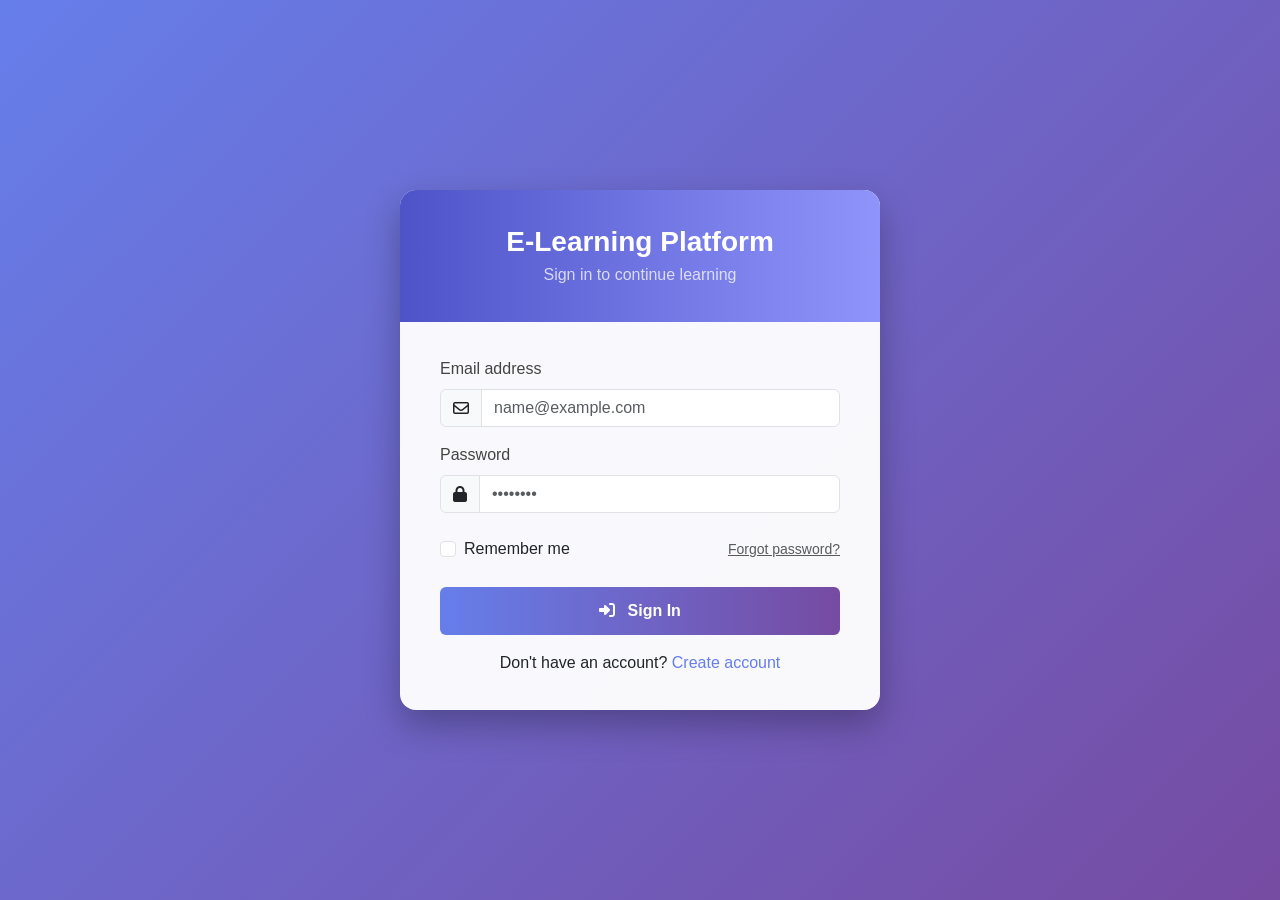
<file: index.html>
<!DOCTYPE html>
<html lang="en">
<head>
  <meta charset="UTF-8" />
  <meta name="viewport" content="width=device-width, initial-scale=1.0"/>
  <title>ELP - E-Learning Platform</title>

  <!-- Bootstrap 5.3 CDN -->
  <link href="https://cdn.jsdelivr.net/npm/bootstrap@5.3.3/dist/css/bootstrap.min.css" rel="stylesheet" integrity="sha384-QWTKZyjpPEjISv5WaRU9OFeRpok6YctnYmDr5pNlyT2bRjXh0JMhjY6hW+ALEwIH" crossorigin="anonymous">
  
  <!-- Font Awesome for icons -->
  <link rel="stylesheet" href="https://cdnjs.cloudflare.com/ajax/libs/font-awesome/6.5.0/css/all.min.css" integrity="sha512-x2+hI2eK2c6x3i2N4b3x3zO0v3t8fKz5vZ2f2v4q5f5v5f5v5f5v5f5v5f5v5f5v5f5v5f5v5f5v5f5v5f5v5f5" crossorigin="anonymous"/>

  <style>
    body {
      background: linear-gradient(135deg, #667eea 0%, #764ba2 100%);
      min-height: 100vh;
      display: flex;
      align-items: center;
      font-family: 'Segoe UI', Tahoma, Geneva, Verdana, sans-serif;
    }
    .auth-card {
      background: rgba(255, 255, 255, 0.96);
      border: none;
      border-radius: 16px;
      box-shadow: 0 15px 35px rgba(0,0,0,0.28);
      overflow: hidden;
      max-width: 480px;
      margin: 1.5rem auto;
    }
    .auth-header {
      background: linear-gradient(90deg, #4e54c8, #8f94fb);
      color: white;
      padding: 2.2rem 1.5rem;
      text-align: center;
    }
    .auth-body {
      padding: 2.2rem 2.5rem;
    }
    .form-label {
      font-weight: 500;
      color: #444;
    }
    .btn-primary {
      background: linear-gradient(90deg, #667eea, #764ba2);
      border: none;
      padding: 0.75rem;
      font-weight: 600;
      transition: all 0.3s;
    }
    .btn-primary:hover {
      transform: translateY(-2px);
      box-shadow: 0 8px 20px rgba(100, 100, 255, 0.35);
    }
    .toggle-link {
      color: #667eea;
      font-weight: 500;
      cursor: pointer;
    }
    .toggle-link:hover {
      text-decoration: underline;
    }
    .input-group-text {
      background-color: #f8f9fa;
    }
    .form-control:focus {
      border-color: #667eea;
      box-shadow: 0 0 0 0.25rem rgba(102, 126, 234, 0.25);
    }
  </style>
</head>
<body>

<div class="container">

  <!-- LOGIN CARD -->
  <div class="card auth-card" id="loginCard">
    <div class="auth-header">
      <h3 class="mb-1 fw-bold">E-Learning Platform</h3>
      <p class="mb-0 opacity-75">Sign in to continue learning</p>
    </div>

    <div class="auth-body">
      <form id="loginForm" novalidate>
        <div class="mb-3">
          <label for="loginEmail" class="form-label">Email address</label>
          <div class="input-group">
            <span class="input-group-text"><i class="far fa-envelope"></i></span>
            <input type="email" class="form-control" id="loginEmail" placeholder="name@example.com" required>
          </div>
        </div>

        <div class="mb-4">
          <label for="loginPassword" class="form-label">Password</label>
          <div class="input-group">
            <span class="input-group-text"><i class="fas fa-lock"></i></span>
            <input type="password" class="form-control" id="loginPassword" placeholder="••••••••" required>
          </div>
        </div>

        <div class="d-flex justify-content-between align-items-center mb-4">
          <div class="form-check">
            <input class="form-check-input" type="checkbox" id="rememberMe">
            <label class="form-check-label" for="rememberMe">Remember me</label>
          </div>
          <a href="#" class="small text-muted">Forgot password?</a>
        </div>

        <button type="submit" class="btn btn-primary w-100 mb-3">
          <i class="fas fa-sign-in-alt me-2"></i> Sign In
        </button>

        <div class="text-center">
          <span>Don't have an account? </span>
          <span class="toggle-link" onclick="showRegister()">Create account</span>
        </div>
      </form>
    </div>
  </div>

  <!-- REGISTER CARD (hidden by default) -->
  <div class="card auth-card d-none" id="registerCard">
    <div class="auth-header">
      <h3 class="mb-1 fw-bold">Create Account</h3>
      <p class="mb-0 opacity-75">Join our learning community today</p>
    </div>

    <div class="auth-body">
      <form id="registerForm" novalidate>
        <div class="row g-3">
          <div class="col-md-6">
            <label for="firstName" class="form-label">First name</label>
            <input type="text" class="form-control" id="firstName" required>
          </div>
          <div class="col-md-6">
            <label for="lastName" class="form-label">Last name</label>
            <input type="text" class="form-control" id="lastName" required>
          </div>
        </div>

        <div class="mb-3 mt-3">
          <label for="registerEmail" class="form-label">Email address</label>
          <div class="input-group">
            <span class="input-group-text"><i class="far fa-envelope"></i></span>
            <input type="email" class="form-control" id="registerEmail" placeholder="name@example.com" required>
          </div>
        </div>

        <div class="mb-3">
          <label for="registerPassword" class="form-label">Password</label>
          <div class="input-group">
            <span class="input-group-text"><i class="fas fa-lock"></i></span>
            <input type="password" class="form-control" id="registerPassword" placeholder="At least 8 characters" required minlength="8">
          </div>
        </div>

        <div class="mb-4">
          <label for="registerRole" class="form-label">I want to join as</label>
          <select class="form-select" id="registerRole" required>
            <option value="" disabled selected>Select role...</option>
            <option value="student">Student / Learner</option>
            <option value="instructor">Instructor / Teacher</option>
          </select>
        </div>

        <button type="submit" class="btn btn-primary w-100 mb-3">
          <i class="fas fa-user-plus me-2"></i> Create Account
        </button>

        <div class="text-center">
          <span>Already have an account? </span>
          <span class="toggle-link" onclick="showLogin()">Sign in</span>
        </div>
      </form>
    </div>
  </div>

</div>

<script>
// simple front-end toggle (real app would use better state management)
function showRegister() {
  document.getElementById('loginCard').classList.add('d-none');
  document.getElementById('registerCard').classList.remove('d-none');
}

function showLogin() {
  document.getElementById('registerCard').classList.add('d-none');
  document.getElementById('loginCard').classList.remove('d-none');
}

// LOGIN LOGIC
document.getElementById('loginForm')?.addEventListener('submit', async (e) => {
  e.preventDefault();
  const email = document.getElementById('loginEmail').value;
  const password = document.getElementById('loginPassword').value;

  try {
    const response = await fetch('api/auth/login.php', {
      method: 'POST',
      headers: { 'Content-Type': 'application/json' },
      body: JSON.stringify({ email, password })
    });

    const data = await response.json();

    if (response.ok) {
      // Store real DB data in localStorage to use across your HTML pages
      localStorage.setItem('userId', data.user.id);
      localStorage.setItem('userName', data.user.name);
      localStorage.setItem('userEmail', data.user.email);
      localStorage.setItem('userRole', data.user.role);
      localStorage.setItem('isLoggedIn', 'true');
      
      window.location.href = "dashboard.html";
    } else {
      alert("Login failed: " + data.message);
    }
  } catch (error) {
    console.error("Error:", error);
    alert("Server error. Make sure XAMPP is running.");
  }
});

// REGISTER LOGIC
document.getElementById('registerForm')?.addEventListener('submit', async (e) => {
  e.preventDefault();
  const firstName = document.getElementById('firstName').value;
  const lastName = document.getElementById('lastName').value;
  const email = document.getElementById('registerEmail').value;
  const password = document.getElementById('registerPassword').value;
  const role = document.getElementById('registerRole').value;

  try {
    const response = await fetch('api/auth/register.php', {
      method: 'POST',
      headers: { 'Content-Type': 'application/json' },
      body: JSON.stringify({ firstName, lastName, email, password, role })
    });

    const data = await response.json();

    if (response.ok) {
      alert("Registration successful! You can now log in.");
      showLogin(); // Your existing function to switch to login view
      document.getElementById('registerForm').reset();
    } else {
      alert("Registration failed: " + data.message);
    }
  } catch (error) {
    console.error("Error:", error);
    alert("Server error. Make sure XAMPP is running.");
  }
});
</script>

<script src="https://cdn.jsdelivr.net/npm/bootstrap@5.3.3/dist/js/bootstrap.bundle.min.js" integrity="sha384-YvpcrYf0tY3lHB60NNkmXc5s9fDVZLESaAA55NDzOxhy9GkcIdslK1eN7N6jIeHz" crossorigin="anonymous"></script>
</body>
</html>
</file>
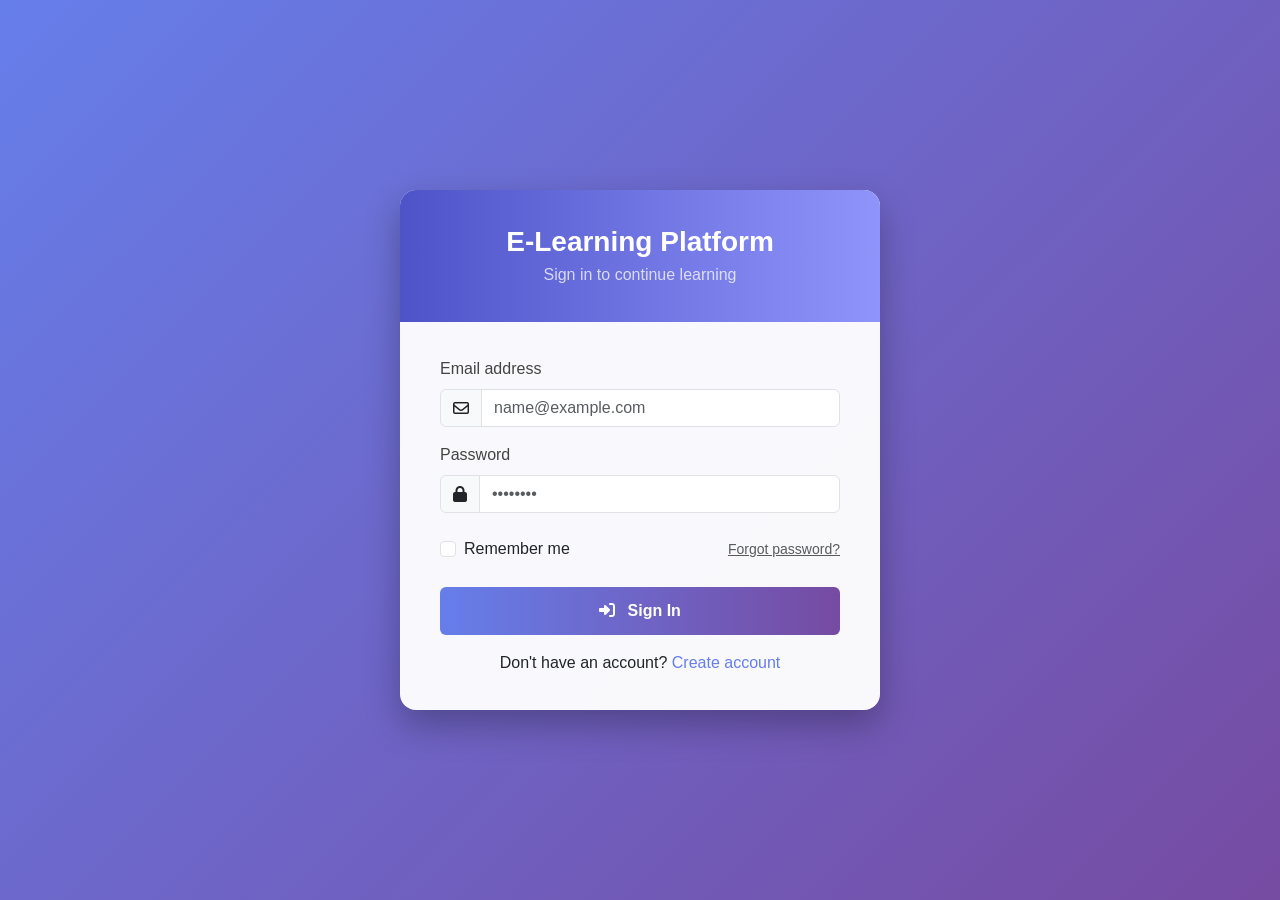
<file: pages/certificate.html>
<!DOCTYPE html>
<html lang="en">

<head>
    <meta charset="UTF-8">
    <meta name="viewport" content="width=device-width, initial-scale=1.0">
    <title>Certificate of Completion - ELP</title>
    <!-- Google Fonts -->
    <link
        href="https://fonts.googleapis.com/css2?family=Dancing+Script:wght@700&family=Playfair+Display:ital,wght@0,700;1,700&family=Inter:wght@400;600;700&display=swap"
        rel="stylesheet">
    <!-- FontAwesome -->
    <link rel="stylesheet" href="https://cdnjs.cloudflare.com/ajax/libs/font-awesome/6.4.0/css/all.min.css">
    <style>
        :root {
            --primary-gold: #c5a059;
            --dark-blue: #1e293b;
        }

        body {
            margin: 0;
            padding: 0;
            background-color: #f1f5f9;
            font-family: 'Inter', sans-serif;
            display: flex;
            flex-direction: column;
            align-items: center;
            justify-content: center;
            min-height: 100vh;
        }

        .certificate-container {
            width: 1000px;
            height: 700px;
            background: #fff;
            position: relative;
            padding: 40px;
            box-sizing: border-box;
            box-shadow: 0 20px 25px -5px rgba(0, 0, 0, 0.1), 0 10px 10px -5px rgba(0, 0, 0, 0.04);
            border: 20px solid var(--dark-blue);
            outline: 5px solid var(--primary-gold);
            outline-offset: -15px;
            overflow: hidden;
            background-image: radial-gradient(circle at 50% 50%, rgba(197, 160, 89, 0.05) 0%, transparent 80%);
        }

        /* Decorative patterns */
        .certificate-container::before {
            content: '';
            position: absolute;
            top: -50px;
            right: -50px;
            width: 200px;
            height: 200px;
            border: 2px solid var(--primary-gold);
            transform: rotate(45deg);
            opacity: 0.1;
        }

        .certificate-container::after {
            content: '';
            position: absolute;
            bottom: -50px;
            left: -50px;
            width: 200px;
            height: 200px;
            border: 2px solid var(--primary-gold);
            transform: rotate(45deg);
            opacity: 0.1;
        }

        .header {
            text-align: center;
            margin-bottom: 40px;
        }

        .logo {
            font-size: 2rem;
            font-weight: 800;
            color: var(--dark-blue);
            margin-bottom: 15px;
        }

        .logo span {
            color: #3b82f6;
        }

        .title {
            font-family: 'Playfair Display', serif;
            font-size: 3.5rem;
            color: var(--dark-blue);
            text-transform: uppercase;
            letter-spacing: 2px;
            margin-bottom: 10px;
        }

        .subtitle {
            font-size: 1.25rem;
            color: #64748b;
            font-weight: 600;
            text-transform: uppercase;
            letter-spacing: 4px;
        }

        .presented-to {
            margin: 40px 0 20px 0;
            font-style: italic;
            color: #64748b;
            font-size: 1.2rem;
            text-align: center;
        }

        .student-name {
            font-family: 'Dancing Script', cursive;
            font-size: 4.5rem;
            color: var(--primary-gold);
            text-align: center;
            border-bottom: 2px solid #e2e8f0;
            width: 80%;
            margin: 0 auto 30px auto;
            padding-bottom: 10px;
        }

        .course-desc {
            text-align: center;
            color: #64748b;
            font-size: 1.1rem;
            line-height: 1.6;
            max-width: 800px;
            margin: 0 auto;
        }

        .course-title {
            font-weight: 700;
            color: var(--dark-blue);
            font-size: 1.5rem;
            display: block;
            margin-top: 10px;
        }

        .footer {
            margin-top: 60px;
            display: flex;
            justify-content: space-around;
            align-items: flex-end;
            width: 100%;
            position: absolute;
            bottom: 80px;
            left: 0;
        }

        .signature-block {
            text-align: center;
            border-top: 1px solid #94a3b8;
            width: 200px;
            padding-top: 10px;
        }

        .signature-name {
            font-weight: 700;
            color: var(--dark-blue);
            font-size: 1rem;
        }

        .signature-label {
            font-size: 0.75rem;
            color: #64748b;
            text-transform: uppercase;
            letter-spacing: 2px;
        }

        .seal {
            width: 120px;
            height: 120px;
            position: absolute;
            bottom: 100px;
            right: 100px;
            opacity: 0.9;
        }

        .cert-id {
            position: absolute;
            bottom: 30px;
            left: 40px;
            font-size: 0.75rem;
            color: #94a3b8;
            font-family: monospace;
        }

        .cert-date {
            position: absolute;
            bottom: 30px;
            right: 40px;
            font-size: 0.75rem;
            color: #94a3b8;
            font-weight: 600;
        }

        .btn-container {
            margin-top: 40px;
            gap: 15px;
            display: flex;
        }

        .btn-print {
            padding: 12px 30px;
            background: var(--dark-blue);
            color: #fff;
            border: none;
            border-radius: 50px;
            font-weight: 700;
            cursor: pointer;
            box-shadow: 0 4px 6px -1px rgba(0, 0, 0, 0.1);
            transition: all 0.2s;
            display: flex;
            align-items: center;
            gap: 10px;
        }

        .btn-print:hover {
            transform: translateY(-2px);
            box-shadow: 0 10px 15px -3px rgba(0, 0, 0, 0.1);
            background: #0f172a;
        }

        @media print {
            body {
                background: #fff;
            }

            .btn-container {
                display: none;
            }

            .certificate-container {
                box-shadow: none;
                border: 15px solid var(--dark-blue);
                outline: 4px solid var(--primary-gold);
                outline-offset: -12px;
            }
        }
    </style>
</head>

<body>

    <div class="certificate-container" id="certFrame">
        <div class="header">
            <div class="logo">ELP <span>PLATFORM</span></div>
            <div class="subtitle">Official Certification</div>
        </div>

        <div class="title">Certificate of Completion</div>

        <div class="presented-to">This is to certify that</div>
        <div class="student-name" id="studentName">Loading...</div>

        <div class="course-desc">
            has successfully fulfilled the curriculum requirements and demonstrated proficient knowledge in the
            following course:
            <span class="course-title" id="courseTitle">...</span>
        </div>

        <div class="footer">
            <div class="signature-block">
                <div class="signature-name" id="instructorName">...</div>
                <div class="signature-label">Instructor</div>
            </div>
            <div class="signature-block">
                <div class="signature-name">E-Learning Committee</div>
                <div class="signature-label">Platform Admin</div>
            </div>
        </div>

        <img src="https://static.wikia.nocookie.net/wutheringwaves/images/e/e8/Resonator_Aemeath.png" alt="Seal"
            class="seal" style="filter: hue-rotate(340deg) brightness(0.9);">

        <div class="cert-id" id="certId">Certificate ID: ...</div>
        <div class="cert-date" id="certDate">Date Issued: ...</div>
    </div>

    <div class="btn-container">
        <button class="btn-print" onclick="window.print()"><i class="fas fa-print"></i> Print Certificate</button>
        <button class="btn-print" style="background: #64748b;" onclick="window.close()"><i class="fas fa-times"></i>
            Close</button>
    </div>

    <script>
        const userId = localStorage.getItem('userId');
        const urlParams = new URLSearchParams(window.location.search);
        const courseId = urlParams.get('courseId');

        if (!userId || !courseId) {
            alert("Unauthorized or missing parameters.");
            window.location.href = 'courses.html';
        }

        async function loadCertificate() {
            try {
                const response = await fetch(`../api/courses/get_certificate_data.php?userId=${userId}&courseId=${courseId}`);
                const data = await response.json();

                if (data.success) {
                    document.getElementById('studentName').textContent = data.studentName;
                    document.getElementById('courseTitle').textContent = data.courseTitle;
                    document.getElementById('instructorName').textContent = data.instructorName;
                    document.getElementById('certId').textContent = `Certificate ID: ${data.certId}`;
                    document.getElementById('certDate').textContent = `Date Issued: ${data.date}`;
                    document.title = `Certificate - ${data.courseTitle}`;
                } else {
                    alert(data.error || "Failed to load certificate.");
                    window.location.href = 'courses.html';
                }
            } catch (err) {
                console.error("Certificate Load Error:", err);
            }
        }

        window.onload = loadCertificate;
    </script>
</body>

</html>
</file>
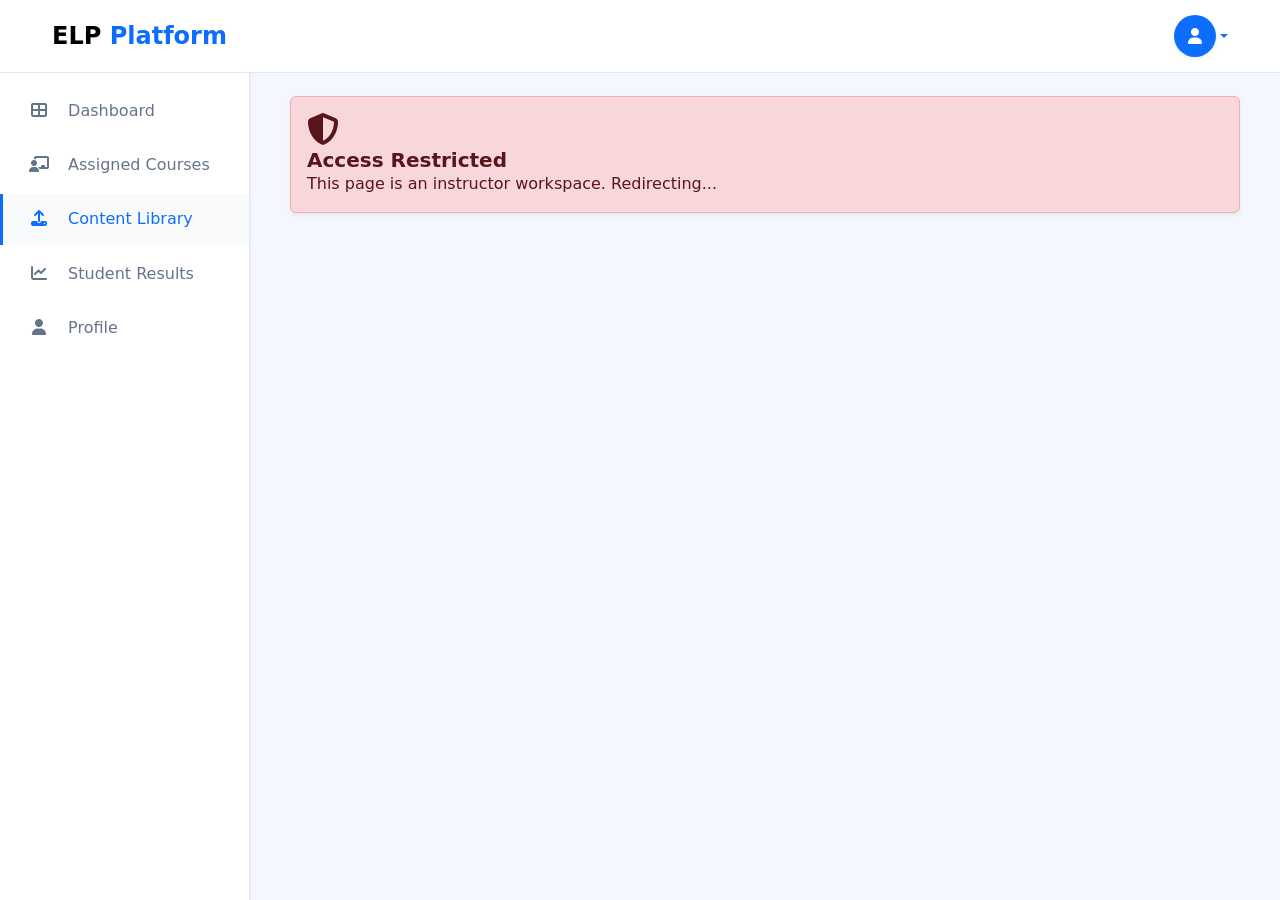
<file: pages/content.html>
<!DOCTYPE html>
<html lang="en">
<head>
  <meta charset="UTF-8" />
  <meta name="viewport" content="width=device-width, initial-scale=1.0"/>
  <title>Course Content Builder - ELP Platform</title>

  <!-- Bootstrap 5.3 -->
  <link href="https://cdn.jsdelivr.net/npm/bootstrap@5.3.3/dist/css/bootstrap.min.css" rel="stylesheet">
  <!-- Font Awesome -->
  <link rel="stylesheet" href="https://cdnjs.cloudflare.com/ajax/libs/font-awesome/6.5.0/css/all.min.css"/>

  <style>
    /* --- BASE LAYOUT --- */
    body { background-color: #f4f7fe; font-family: 'Segoe UI', system-ui, sans-serif; }
    .top-navbar {
      position: fixed; top: 0; left: 0; right: 0; z-index: 1000;
      background: white; border-bottom: 1px solid #e2e8f0; padding: 0.8rem 2.5rem;
    }
    .sidebar {
      min-height: 100vh; background: white; border-right: 1px solid #e2e8f0;
      position: fixed; width: 250px; top: 0; left: 0; padding-top: 85px;
      overflow-y: auto; z-index: 900; transition: transform 0.3s ease;
    }
    .sidebar .nav-link {
      color: #64748b; padding: 0.85rem 1.5rem; font-weight: 500;
      border-left: 3px solid transparent; margin-bottom: 0.2rem;
    }
    .sidebar .nav-link:hover, .sidebar .nav-link.active {
      background-color: #f8fafc; color: #0d6efd; border-left: 3px solid #0d6efd;
    }
    .sidebar .nav-link i { width: 24px; text-align: center; margin-right: 12px; }
    .main-content { margin-left: 250px; padding: 6rem 2.5rem 2rem 2.5rem; }

    /* --- MOBILE RESPONSIVENESS --- */
    @media (max-width: 992px) {
      .sidebar { transform: translateX(-100%); z-index: 1040; }
      .sidebar.show { transform: translateX(0); }
      .main-content { margin-left: 0 !important; padding: 6rem 1rem 2rem 1rem; }
      .top-navbar { padding: 0.8rem 1rem; }
    }

    /* --- BUILDER SPECIFIC UI --- */
    .card-custom {
      border: none; border-radius: 16px; box-shadow: 0 4px 6px -1px rgba(0,0,0,0.05); background: white;
    }
    .course-list-item {
      border-left: 4px solid transparent; transition: all 0.2s; cursor: pointer;
    }
    .course-list-item:hover { background: #f8fafc; }
    .course-list-item.active {
      background: #f1f5f9; border-left-color: #0d6efd; font-weight: 600;
    }

    /* Modules & Lessons */
    .module-card {
      border: 1px solid #e2e8f0; border-radius: 12px; background: white; margin-bottom: 1rem;
      box-shadow: 0 2px 4px rgba(0,0,0,0.02); overflow: hidden;
    }
    .module-header {
      background: #f8fafc; padding: 1rem 1.5rem; border-bottom: 1px solid #e2e8f0;
      display: flex; justify-content: space-between; align-items: center;
    }
    .module-body { padding: 1rem 1.5rem; }
    
    .lesson-item {
      display: flex; justify-content: space-between; align-items: center;
      padding: 0.75rem 1rem; border: 1px solid #e2e8f0; border-radius: 8px;
      margin-bottom: 0.5rem; background: #fff; transition: all 0.2s;
    }
    .lesson-item:hover { border-color: #cbd5e1; box-shadow: 0 2px 5px rgba(0,0,0,0.04); }
    .grip-handle { color: #cbd5e1; cursor: grab; margin-right: 10px; }
    
    .icon-video { color: #ef4444; background: #fef2f2; padding: 6px; border-radius: 6px; }
    .icon-text { color: #3b82f6; background: #eff6ff; padding: 6px; border-radius: 6px; }
    .icon-file { color: #10b981; background: #ecfdf5; padding: 6px; border-radius: 6px; }

    /* Form Elements inside Modals */
    .form-control, .form-select { border-color: #e2e8f0; padding: 0.6rem 1rem; border-radius: 8px; }
    .form-control:focus, .form-select:focus { border-color: #3b82f6; box-shadow: 0 0 0 0.25rem rgba(59, 130, 246, 0.15); }
  </style>
</head>
<body>

<!-- Top Navbar -->
<nav class="top-navbar navbar navbar-expand-lg">
  <div class="container-fluid">
    <button class="btn btn-light d-lg-none me-3 border-0" onclick="document.querySelector('.sidebar').classList.toggle('show')">
      <i class="fas fa-bars"></i>
    </button>
    <a class="navbar-brand fw-bold fs-4" href="../dashboard.html">
      ELP <span class="text-primary">Platform</span>
    </a>
    <div class="ms-auto d-flex align-items-center gap-3">
      <div class="dropdown">
        <a class="d-flex align-items-center text-decoration-none dropdown-toggle" href="#" data-bs-toggle="dropdown">
          <div class="me-3 text-end d-none d-sm-block">
            <div id="userFullName" class="fw-bold text-dark mb-0 lh-1">Loading...</div>
            <small id="userRoleBadge" class="text-muted" style="font-size: 0.8rem;"></small>
          </div>
          <div class="rounded-circle bg-primary text-white d-flex align-items-center justify-content-center shadow-sm" style="width:42px; height:42px;">
            <i class="fas fa-user"></i>
          </div>
        </a>
        <ul class="dropdown-menu dropdown-menu-end shadow-sm">
          <li><a class="dropdown-item py-2" href="profile.html"><i class="fas fa-user-circle me-2 text-muted"></i> Profile</a></li>
          <li><hr class="dropdown-divider"></li>
          <li><a class="dropdown-item py-2 text-danger" href="#" onclick="logout()"><i class="fas fa-sign-out-alt me-2"></i> Logout</a></li>
        </ul>
      </div>
    </div>
  </div>
</nav>

<!-- Sidebar -->
<div class="sidebar shadow-sm">
  <div class="nav flex-column" id="sidebarMenu"></div>
</div>

<!-- Main Content -->
<div class="main-content">

  <div id="accessDenied" class="alert alert-danger d-none shadow-sm align-items-center mb-4">
    <i class="fas fa-shield-alt fa-2x me-3"></i>
    <div>
      <h5 class="fw-bold mb-0">Access Restricted</h5>
      <p class="mb-0">This page is an instructor workspace. Redirecting...</p>
    </div>
  </div>

  <div id="instructorContent" class="d-none">
    <div class="mb-4">
      <h2 class="fw-bold text-dark mb-1">Course Builder</h2>
      <p class="text-muted">Structure your courses, add modules, and upload engaging lessons.</p>
    </div>

    <div class="row g-4">
      <!-- Left Column: Course Selector -->
      <div class="col-lg-4">
        <div class="card card-custom h-100 overflow-hidden">
          <div class="card-header bg-white border-bottom p-3 d-flex justify-content-between align-items-center">
            <h6 class="fw-bold mb-0 text-dark">My Courses</h6>
          </div>
          <div class="list-group list-group-flush" id="courseList">
            <!-- Populated by JS -->
          </div>
        </div>
      </div>

      <!-- Right Column: Module & Lesson Builder -->
      <div class="col-lg-8">
        <div class="card card-custom h-100 p-4">
          
          <div class="d-flex justify-content-between align-items-center mb-4 pb-3 border-bottom">
            <div>
              <h5 class="fw-bold text-dark mb-1" id="selectedCourseTitle">Select a course to edit</h5>
              <p class="text-muted small mb-0" id="selectedCourseMeta">Choose from the list on the left.</p>
            </div>
            <div>
              <button class="btn btn-outline-danger rounded-pill fw-medium px-3 d-none me-2" id="deleteCourseBtn" onclick="deleteCourse()"><i class="fas fa-trash"></i></button>
              <button class="btn btn-primary rounded-pill fw-medium px-4 d-none" id="addModuleBtn" data-bs-toggle="modal" data-bs-target="#moduleModal">
                <i class="fas fa-plus me-1"></i> Add Module
              </button>
            </div>
          </div>

          <!-- Empty State when no course is selected -->
          <div class="text-center py-5 text-muted opacity-75" id="noCourseSelected">
            <i class="fas fa-laptop-code fa-4x mb-3 text-primary opacity-50"></i>
            <h5 class="fw-bold text-dark">Workspace Empty</h5>
            <p>Select a course to start building its curriculum.</p>
          </div>

          <!-- Modules Container -->
          <div id="modulesContainer" class="d-none">
            <!-- Modules populated by JS -->
          </div>

        </div>
      </div>
    </div>
  </div>
</div>

<!-- ==========================================
     MODALS
     ========================================== -->

<!-- Module Modal -->
<div class="modal fade" id="moduleModal" tabindex="-1" aria-hidden="true">
  <div class="modal-dialog modal-dialog-centered">
    <div class="modal-content border-0 shadow">
      <div class="modal-header bg-light border-0">
        <h5 class="modal-title fw-bold text-dark">Create New Module</h5>
        <button type="button" class="btn-close" data-bs-dismiss="modal" aria-label="Close"></button>
      </div>
      <div class="modal-body p-4">
        <div class="mb-3">
          <label class="form-label">Module Title</label>
          <input type="text" class="form-control" id="moduleTitle" placeholder="e.g., Week 1: Introduction to Databases" required>
        </div>
        <div class="mb-0">
          <label class="form-label">Description (Optional)</label>
          <textarea class="form-control" id="moduleDesc" rows="2" placeholder="Briefly describe what this module covers..."></textarea>
        </div>
      </div>
      <div class="modal-footer border-0">
        <button type="button" class="btn btn-light rounded-pill px-4" data-bs-dismiss="modal">Cancel</button>
        <button type="button" class="btn btn-primary rounded-pill px-4" onclick="saveModule()">Save Module</button>
      </div>
    </div>
  </div>
</div>

<!-- Lesson/Content Modal -->
<div class="modal fade" id="lessonModal" tabindex="-1" aria-hidden="true">
  <div class="modal-dialog modal-dialog-centered">
    <div class="modal-content border-0 shadow">
      <div class="modal-header bg-light border-0">
        <h5 class="modal-title fw-bold text-dark">Add Content / Lesson</h5>
        <button type="button" class="btn-close" data-bs-dismiss="modal" aria-label="Close"></button>
      </div>
      <div class="modal-body p-4">
        <input type="hidden" id="targetModuleId">
        
        <div class="mb-4">
          <label class="form-label">Lesson Title</label>
          <input type="text" class="form-control" id="lessonTitle" placeholder="e.g., Understanding Relational Tables" required>
        </div>
        
        <div class="mb-4">
          <label class="form-label">Content Type</label>
          <select class="form-select fw-medium" id="contentType" onchange="toggleLessonFields()">
            <option value="video">🎬 Video Link (YouTube/Vimeo)</option>
            <option value="text">📄 Rich Text / Article</option>
            <option value="file">📎 Document Upload (PDF/PPT)</option>
          </select>
        </div>

        <!-- Dynamic Fields -->
        <div id="fieldVideo" class="dynamic-field">
          <label class="form-label">Video URL</label>
          <input type="url" class="form-control" id="lessonVideoUrl" placeholder="https://youtube.com/watch?v=...">
        </div>
        
        <div id="fieldText" class="dynamic-field d-none">
          <label class="form-label">Article Content</label>
          <textarea class="form-control" id="lessonText" rows="5" placeholder="Write your lesson content here..."></textarea>
        </div>
        
        <div id="fieldFile" class="dynamic-field d-none">
          <label class="form-label">Upload File</label>
          <input type="file" class="form-control" id="lessonFile" accept=".pdf,.doc,.docx,.ppt,.pptx">
          <small class="text-muted mt-1 d-block">Max file size: 50MB</small>
        </div>

      </div>
      <div class="modal-footer border-0">
        <button type="button" class="btn btn-light rounded-pill px-4" data-bs-dismiss="modal">Cancel</button>
        <button type="button" class="btn btn-primary rounded-pill px-4" onclick="saveLesson()">Add Lesson</button>
      </div>
    </div>
  </div>
</div>

<!-- Toast Notification -->
<div class="toast-container position-fixed bottom-0 end-0 p-3" style="z-index: 2000;">
  <div id="actionToast" class="toast align-items-center text-bg-success border-0 shadow-lg" role="alert" aria-live="assertive" aria-atomic="true">
    <div class="d-flex p-1">
      <div class="toast-body fw-medium fs-6" id="toastMessage">
        <i class="fas fa-check-circle me-2"></i> Action successful!
      </div>
      <button type="button" class="btn-close btn-close-white me-2 m-auto" data-bs-dismiss="toast" aria-label="Close"></button>
    </div>
  </div>
</div>

<script src="https://cdn.jsdelivr.net/npm/bootstrap@5.3.3/dist/js/bootstrap.bundle.min.js"></script>

<script>
// ────────────────────────────────────────────────
// Role & UI Setup
// ────────────────────────────────────────────────
const role = localStorage.getItem('userRole') || ''; 
const name = localStorage.getItem('userName') || '';
const userId = localStorage.getItem('userId') || 0;

document.getElementById('userFullName').textContent = name;
document.getElementById('userRoleBadge').textContent = role.charAt(0).toUpperCase() + role.slice(1);

if (role !== 'instructor' && role !== 'admin') {
  document.getElementById('accessDenied').classList.remove('d-none');
  setTimeout(() => window.location.href = '../dashboard.html', 3000);
} else {
  document.getElementById('instructorContent').classList.remove('d-none');
}

// Sidebar Setup
document.getElementById('sidebarMenu').innerHTML = `
  <a href="../dashboard.html" class="nav-link"><i class="fas fa-th-large"></i> Dashboard</a>
  <a href="courses.html" class="nav-link"><i class="fas fa-chalkboard-teacher"></i> Assigned Courses</a>
  <a href="content.html" class="nav-link active"><i class="fas fa-upload"></i> Content Library</a>
  <a href="assessment.html" class="nav-link"><i class="fas fa-chart-line"></i> Student Results</a>
  <a href="profile.html" class="nav-link"><i class="fas fa-user"></i> Profile</a>
`;

// Global State
let instructorCourses = [];
let selectedCourseId = null;

// ────────────────────────────────────────────────
// API Calls & Core Functions
// ────────────────────────────────────────────────

// 1. Fetch & Render Left Course List
async function loadCourseList() {
  try {
    const res = await fetch(`../api/content/get_courses.php?instructorId=${userId}`);
    instructorCourses = await res.json();
    
    const list = document.getElementById('courseList');
    list.innerHTML = '';

    if(instructorCourses.length === 0) {
        list.innerHTML = `<div class="p-3 text-muted text-center">No courses assigned to you.</div>`;
        return;
    }

    instructorCourses.forEach(course => {
      const item = document.createElement('div');
      item.className = `list-group-item p-3 course-list-item d-flex justify-content-between align-items-center ${course.CourseID === selectedCourseId ? 'active' : ''}`;
      item.innerHTML = `
        <div>
          <h6 class="mb-1 text-dark">${course.Title}</h6>
          <small class="text-muted"><i class="fas fa-tag me-1"></i> ${course.Category}</small>
        </div>
        <i class="fas fa-chevron-right text-muted opacity-50"></i>
      `;
      item.onclick = () => loadCourseContent(course.CourseID, course.Title, course.Category);
      list.appendChild(item);
    });
  } catch (err) {
    console.error("Error loading courses:", err);
  }
}

// 2. Load Selected Course Modules
async function loadCourseContent(courseId, title, category) {
  selectedCourseId = courseId;
  loadCourseList(); // Re-render to show active state

  document.getElementById('selectedCourseTitle').textContent = title;
  document.getElementById('selectedCourseMeta').innerHTML = `<span class="badge bg-light text-dark border me-2">${category}</span> Structure your syllabus below.`;
  
  document.getElementById('noCourseSelected').classList.add('d-none');
  document.getElementById('addModuleBtn').classList.remove('d-none');
  document.getElementById('deleteCourseBtn').classList.remove('d-none');
  document.getElementById('modulesContainer').classList.remove('d-none');

  try {
    const res = await fetch(`../api/content/get_course_content.php?courseId=${courseId}`);
    const modules = await res.json();
    renderModules(modules);
  } catch(err) {
    console.error("Error loading modules:", err);
  }
}

// 3. Render Modules & Lessons
function renderModules(modules) {
  const container = document.getElementById('modulesContainer');
  container.innerHTML = '';
  
  if(modules.length === 0) {
    container.innerHTML = `<div class="p-4 text-center bg-light rounded-3 border text-muted">No modules created yet. Click "Add Module" to start.</div>`;
    return;
  }

  modules.forEach(module => {
    let lessonsHTML = '';
    
    if(!module.contents || module.contents.length === 0) {
      lessonsHTML = `<div class="text-muted small py-2 px-3 bg-light rounded-3 border-dashed mb-3 text-center">No lessons added.</div>`;
    } else {
      module.contents.forEach(lesson => {
        let iconClass = lesson.ContentType === 'video' ? 'fas fa-play icon-video' : 
                        lesson.ContentType === 'text'  ? 'fas fa-file-alt icon-text' : 
                                                         'fas fa-paperclip icon-file';
        lessonsHTML += `
          <div class="lesson-item shadow-sm">
            <div class="d-flex align-items-center">
              <i class="fas fa-grip-vertical grip-handle" title="Drag to reorder"></i>
              <i class="${iconClass} me-3"></i>
              <span class="fw-medium text-dark">${lesson.Title}</span>
            </div>
            <div class="d-flex gap-2">
              <button class="btn btn-sm btn-light text-danger" title="Delete" onclick="deleteLesson(${lesson.LessonID})"><i class="fas fa-trash"></i></button>
            </div>
          </div>
        `;
      });
    }

    const modDiv = document.createElement('div');
    modDiv.className = 'module-card';
    modDiv.innerHTML = `
      <div class="module-header">
        <h6 class="mb-0 fw-bold text-dark"><i class="fas fa-folder text-warning me-2"></i> ${module.Title}</h6>
        <div class="dropdown">
          <button class="btn btn-sm btn-light border-0" data-bs-toggle="dropdown"><i class="fas fa-ellipsis-v"></i></button>
          <ul class="dropdown-menu dropdown-menu-end shadow-sm">
            <li><a class="dropdown-item text-danger" href="#" onclick="deleteModule(${module.ModuleID})"><i class="fas fa-trash me-2"></i> Delete Module</a></li>
          </ul>
        </div>
      </div>
      <div class="module-body bg-white">
        ${lessonsHTML}
        <button class="btn btn-outline-primary btn-sm rounded-pill fw-medium mt-2 px-3" onclick="openLessonModal(${module.ModuleID})">
          <i class="fas fa-plus me-1"></i> Add Lesson
        </button>
      </div>
    `;
    container.appendChild(modDiv);
  });
}

// ────────────────────────────────────────────────
// Form Handlers & Logic (POST/DELETE to API)
// ────────────────────────────────────────────────

// Delete Course
async function deleteCourse() {
  if(!selectedCourseId) return;
  if(!confirm("Are you sure you want to delete this course and ALL its content? This cannot be undone.")) return;

  await fetch('http://localhost/elp_project/api/courses/delete_course.php', {
      method: 'POST',
      headers: {'Content-Type': 'application/json'},
      body: JSON.stringify({ courseId: selectedCourseId })
  });

  selectedCourseId = null;
  document.getElementById('selectedCourseTitle').textContent = 'Select a course to edit';
  document.getElementById('selectedCourseMeta').innerHTML = 'Choose from the list on the left.';
  document.getElementById('noCourseSelected').classList.remove('d-none');
  document.getElementById('addModuleBtn').classList.add('d-none');
  document.getElementById('deleteCourseBtn').classList.add('d-none');
  document.getElementById('modulesContainer').classList.add('d-none');

  loadCourseList();
  showToast("Course deleted.");
}

// Add Module
async function saveModule() {
  const title = document.getElementById('moduleTitle').value.trim();
  const desc = document.getElementById('moduleDesc').value.trim();
  
  if(!title) return alert("Please enter a title");

  await fetch('http://localhost/elp_project/api/content/add_module.php', {
      method: 'POST',
      headers: {'Content-Type': 'application/json'},
      body: JSON.stringify({ courseId: selectedCourseId, title: title, description: desc })
  });

  document.getElementById('moduleTitle').value = '';
  document.getElementById('moduleDesc').value = '';
  bootstrap.Modal.getInstance(document.getElementById('moduleModal')).hide();
  
  loadCourseContent(selectedCourseId, document.getElementById('selectedCourseTitle').textContent, '');
  showToast("Module created successfully!");
}

// Delete Module
async function deleteModule(modId) {
  if(confirm("Are you sure you want to delete this entire module and all its lessons?")) {
    await fetch('http://localhost/elp_project/api/content/delete_module.php', {
        method: 'POST',
        headers: {'Content-Type': 'application/json'},
        body: JSON.stringify({ moduleId: modId })
    });
    loadCourseContent(selectedCourseId, document.getElementById('selectedCourseTitle').textContent, '');
    showToast("Module deleted.");
  }
}

// Add Lesson UI Toggle
function toggleLessonFields() {
  const type = document.getElementById('contentType').value;
  document.getElementById('fieldVideo').classList.add('d-none');
  document.getElementById('fieldText').classList.add('d-none');
  document.getElementById('fieldFile').classList.add('d-none');

  if(type === 'video') document.getElementById('fieldVideo').classList.remove('d-none');
  if(type === 'text') document.getElementById('fieldText').classList.remove('d-none');
  if(type === 'file') document.getElementById('fieldFile').classList.remove('d-none');
}

function openLessonModal(moduleId) {
  document.getElementById('targetModuleId').value = moduleId;
  document.getElementById('lessonTitle').value = '';
  new bootstrap.Modal(document.getElementById('lessonModal')).show();
}

// Save Lesson
async function saveLesson() {
  const modId = document.getElementById('targetModuleId').value;
  const title = document.getElementById('lessonTitle').value.trim();
  const type = document.getElementById('contentType').value;

  const url = document.getElementById('lessonVideoUrl').value;
  const textBody = document.getElementById('lessonText').value;
  
  // Note: For actual file uploads, you need FormData. We simulate it with file name for now.
  const fileInput = document.getElementById('lessonFile');
  const fileUrl = fileInput.files.length > 0 ? fileInput.files[0].name : null; 

  if(!title) return alert("Please enter a lesson title.");

  await fetch('http://localhost/elp_project/api/content/add_lesson.php', {
      method: 'POST',
      headers: {'Content-Type': 'application/json'},
      body: JSON.stringify({ 
          moduleId: modId, title: title, type: type, 
          url: url, textBody: textBody, fileUrl: fileUrl 
      })
  });

  bootstrap.Modal.getInstance(document.getElementById('lessonModal')).hide();
  loadCourseContent(selectedCourseId, document.getElementById('selectedCourseTitle').textContent, '');
  showToast("Lesson added successfully!");
}

// Delete Lesson
async function deleteLesson(lessonId) {
  if(confirm("Remove this lesson?")) {
    await fetch('http://localhost/elp_project/api/content/delete_lesson.php', {
        method: 'POST',
        headers: {'Content-Type': 'application/json'},
        body: JSON.stringify({ lessonId: lessonId })
    });
    loadCourseContent(selectedCourseId, document.getElementById('selectedCourseTitle').textContent, '');
    showToast("Lesson removed.");
  }
}

// Utilities
function showToast(message) {
  document.getElementById('toastMessage').innerHTML = `<i class="fas fa-check-circle me-2"></i> ${message}`;
  const toastEl = document.getElementById('actionToast');
  const toast = new bootstrap.Toast(toastEl, { delay: 2500 });
  toast.show();
}

function logout() { localStorage.clear(); window.location.href = '../index.html'; }

// Initial Call
loadCourseList();
</script>

</body>
</html>
</file>
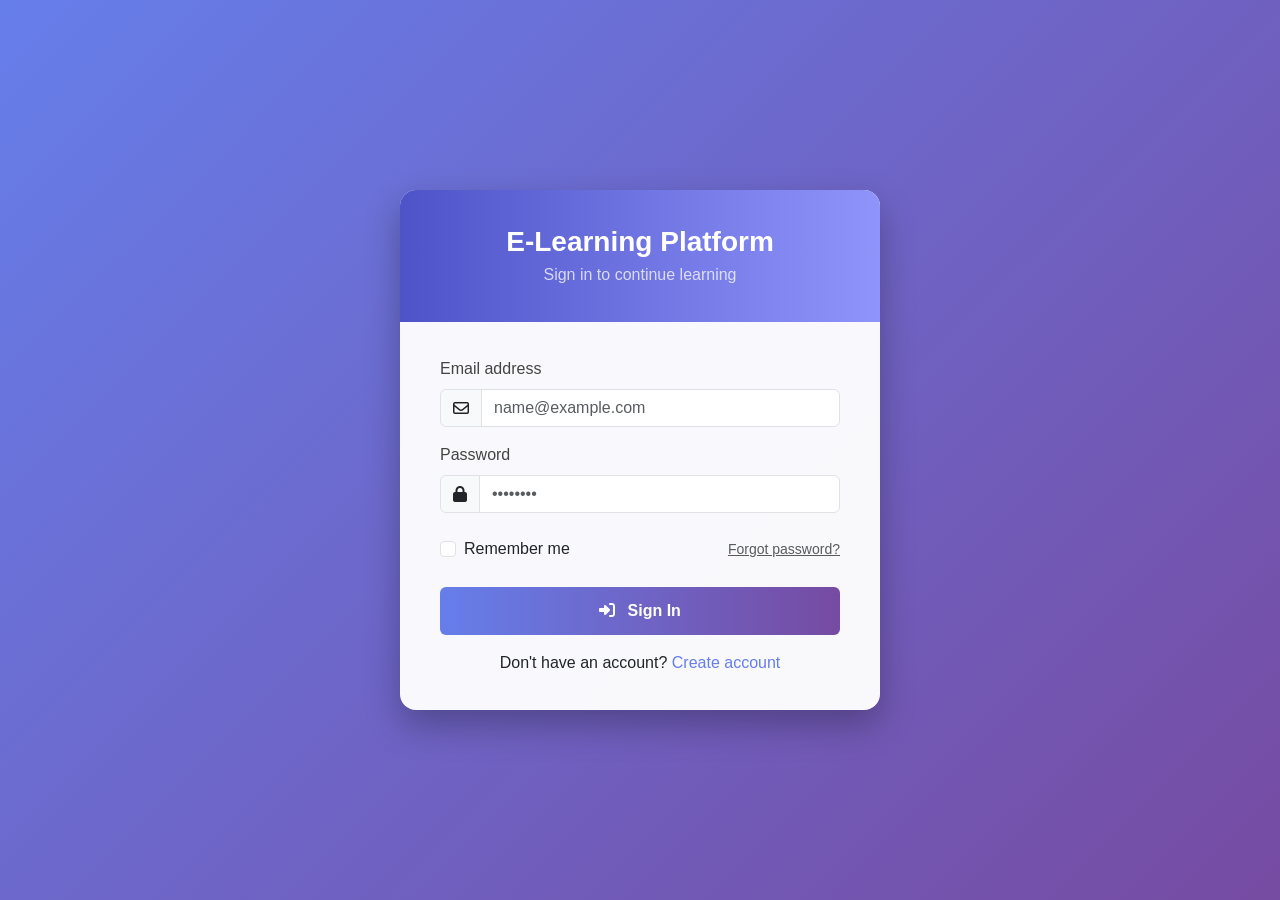
<file: pages/courses.html>
<!DOCTYPE html>
<html lang="en">
<head>
  <meta charset="UTF-8" />
  <meta name="viewport" content="width=device-width, initial-scale=1.0"/>
  <title>My Courses - ELP Platform</title>

  <!-- Bootstrap 5.3 -->
  <link href="https://cdn.jsdelivr.net/npm/bootstrap@5.3.3/dist/css/bootstrap.min.css" rel="stylesheet">
  <!-- Font Awesome -->
  <link rel="stylesheet" href="https://cdnjs.cloudflare.com/ajax/libs/font-awesome/6.5.0/css/all.min.css"/>

  <style>
    /* --- BASE LAYOUT (Matched with other pages) --- */
    body { background-color: #f4f7fe; font-family: 'Segoe UI', system-ui, sans-serif; }
    .top-navbar {
      position: fixed; top: 0; left: 0; right: 0; z-index: 1000;
      background: white; border-bottom: 1px solid #e2e8f0; padding: 0.8rem 2.5rem;
    }
    .sidebar {
      min-height: 100vh; background: white; border-right: 1px solid #e2e8f0;
      position: fixed; width: 250px; top: 0; left: 0; padding-top: 85px;
      overflow-y: auto; z-index: 900; transition: transform 0.3s ease;
    }
    .sidebar .nav-link {
      color: #64748b; padding: 0.85rem 1.5rem; font-weight: 500;
      border-left: 3px solid transparent; margin-bottom: 0.2rem;
    }
    .sidebar .nav-link:hover, .sidebar .nav-link.active {
      background-color: #f8fafc; color: #0d6efd; border-left: 3px solid #0d6efd;
    }
    .sidebar .nav-link i { width: 24px; text-align: center; margin-right: 12px; }
    .main-content { margin-left: 250px; padding: 6rem 2.5rem 2rem 2.5rem; }

    /* --- MOBILE RESPONSIVENESS --- */
    @media (max-width: 992px) {
      .sidebar { transform: translateX(-100%); z-index: 1040; }
      .sidebar.show { transform: translateX(0); }
      .main-content { margin-left: 0 !important; padding: 6rem 1rem 2rem 1rem; }
      .top-navbar { padding: 0.8rem 1rem; }
    }

    /* --- COURSE CARD UI --- */
    .course-card {
      border: none;
      border-radius: 16px;
      overflow: hidden;
      box-shadow: 0 4px 6px -1px rgba(0,0,0,0.05);
      transition: all 0.3s ease;
      background: white;
      height: 100%;
      display: flex;
      flex-direction: column;
    }
    .course-card:hover {
      transform: translateY(-6px);
      box-shadow: 0 12px 20px -3px rgba(0,0,0,0.1);
    }
    .course-thumbnail {
      height: 160px;
      background-size: cover;
      background-position: center;
    }
    .card-body {
      display: flex;
      flex-direction: column;
      flex-grow: 1;
      padding: 1.5rem;
    }
    .mt-auto { margin-top: auto; }
  </style>
</head>
<body>

<!-- Top Navbar -->
<nav class="top-navbar navbar navbar-expand-lg">
  <div class="container-fluid">
    <button class="btn btn-light d-lg-none me-3 border-0" onclick="document.querySelector('.sidebar').classList.toggle('show')">
      <i class="fas fa-bars"></i>
    </button>
    <a class="navbar-brand fw-bold fs-4" href="../dashboard.html">
      ELP <span class="text-primary">Platform</span>
    </a>
    <div class="ms-auto d-flex align-items-center gap-3">
      <!-- Profile Dropdown -->
      <div class="dropdown">
        <a class="d-flex align-items-center text-decoration-none dropdown-toggle" href="#" data-bs-toggle="dropdown">
          <div class="me-3 text-end d-none d-sm-block">
            <div id="userFullName" class="fw-bold text-dark mb-0 lh-1">Loading...</div>
            <small id="userRoleBadge" class="text-muted" style="font-size: 0.8rem;"></small>
          </div>
          <div class="rounded-circle bg-primary text-white d-flex align-items-center justify-content-center shadow-sm" style="width:42px; height:42px;">
            <i class="fas fa-user"></i>
          </div>
        </a>
        <ul class="dropdown-menu dropdown-menu-end shadow-sm">
          <li><a class="dropdown-item py-2" href="profile.html"><i class="fas fa-user-circle me-2 text-muted"></i> Profile</a></li>
          <li><hr class="dropdown-divider"></li>
          <li><a class="dropdown-item py-2 text-danger" href="#" onclick="logout()"><i class="fas fa-sign-out-alt me-2"></i> Logout</a></li>
        </ul>
      </div>
    </div>
  </div>
</nav>

<!-- Sidebar -->
<div class="sidebar shadow-sm">
  <div class="nav flex-column" id="sidebarMenu">
    <!-- Populated by JS -->
  </div>
</div>

<!-- Main Content -->
<div class="main-content">

  <div class="d-flex justify-content-between align-items-center mb-4 flex-wrap gap-3">
    <div>
      <h2 class="mb-1 fw-bold text-dark" id="pageTitle">My Courses</h2>
      <p class="text-muted mb-0" id="pageSubtitle">Continue your learning journey</p>
    </div>
  </div>

  <!-- Search (Only searches within their enrolled/assigned courses) -->
  <div class="row mb-4">
    <div class="col-md-6 col-lg-4">
      <div class="input-group shadow-sm rounded-3 overflow-hidden">
        <span class="input-group-text bg-white border-0"><i class="fas fa-search text-muted"></i></span>
        <input type="text" id="searchInput" class="form-control border-0 bg-white shadow-none" placeholder="Search my courses...">
      </div>
    </div>
  </div>

  <!-- Course Grid -->
  <div class="row g-4" id="courseGrid">
    <!-- Courses will be inserted here by JavaScript -->
  </div>

  <!-- Empty State (Hidden by default) -->
  <div id="emptyState" class="text-center py-5 d-none">
    <div class="mb-4">
      <i class="fas fa-folder-open fa-4x text-muted opacity-50"></i>
    </div>
    <h4 class="fw-bold text-dark">No courses found</h4>
    <p class="text-muted" id="emptyStateMsg">You are not enrolled in any courses yet.</p>
    <a href="enroll.html" class="btn btn-primary px-4 py-2 mt-2 rounded-pill fw-medium" id="browseBtn">
      <i class="fas fa-compass me-2"></i> Browse Courses
    </a>
  </div>

</div>

<!-- Student List Modal -->
<div class="modal fade" id="studentListModal" tabindex="-1" aria-hidden="true">
  <div class="modal-dialog modal-lg modal-dialog-centered">
    <div class="modal-content border-0 shadow-lg rounded-4">
      <div class="modal-header border-bottom-0 pb-0">
        <h5 class="modal-title fw-bold" id="studentListModalLabel">Enrolled Students</h5>
        <button type="button" class="btn-close" data-bs-dismiss="modal" aria-label="Close"></button>
      </div>
      <div class="modal-body">
        <div class="table-responsive">
          <table class="table table-hover align-middle">
            <thead class="text-muted small text-uppercase">
              <tr>
                <th>Student</th>
                <th>Progress</th>
                <th class="text-end">Action</th>
              </tr>
            </thead>
            <tbody id="studentListTableBody">
              <!-- Dynamic -->
            </tbody>
          </table>
        </div>
        <div id="studentListEmpty" class="text-center py-4 d-none">
          <p class="text-muted">No students enrolled yet.</p>
        </div>
      </div>
    </div>
  </div>
</div>

<!-- Report Student Modal -->
<div class="modal fade" id="reportStudentModal" tabindex="-1" aria-hidden="true">
  <div class="modal-dialog modal-dialog-centered">
    <div class="modal-content border-0 shadow-lg rounded-4">
      <div class="modal-header">
        <h5 class="modal-title fw-bold">Report Student</h5>
        <button type="button" class="btn-close" data-bs-dismiss="modal" aria-label="Close"></button>
      </div>
      <div class="modal-body">
        <p class="text-muted small mb-4">You are reporting <span id="reportingStudentName" class="fw-bold text-dark"></span>. This will notify the administrators for investigation.</p>
        
        <div class="mb-3">
          <label class="form-label fw-bold small">Reason for Report</label>
          <select class="form-select border-0 bg-light rounded-3" id="reportReasonSelect">
            <option value="Academic Dishonesty">Academic Dishonesty / Plagiarism</option>
            <option value="Inappropriate Conduct">Inappropriate Conduct / Harassment</option>
            <option value="Spam / Bot Activity">Spam / Bot Activity</option>
            <option value="Policy Violation">Platform Policy Violation</option>
            <option value="Other">Other (Specify below)</option>
          </select>
        </div>
        
        <div class="mb-3">
          <label class="form-label fw-bold small">Additional Details (Optional)</label>
          <textarea class="form-control border-0 bg-light rounded-3" id="reportDetails" rows="3" placeholder="Provide context..."></textarea>
        </div>
      </div>
      <div class="modal-footer border-top-0 pt-0">
        <button type="button" class="btn btn-light rounded-pill px-4" data-bs-dismiss="modal">Cancel</button>
        <button type="button" class="btn btn-danger rounded-pill px-4" onclick="submitReport()">Submit Report</button>
      </div>
    </div>
  </div>
</div>

<script>
// ────────────────────────────────────────────────
//  Role & UI Logic Setup
// ────────────────────────────────────────────────
const role = localStorage.getItem('userRole') || 'student';
const name = localStorage.getItem('userName') || 'User';
const userId = localStorage.getItem('userId') || 0;

// Force login if no userId
if (!userId || userId === '0' || userId === 0) {
    window.location.href = '../index.html';
}

document.getElementById('userFullName').textContent = name;
document.getElementById('userRoleBadge').textContent = role.charAt(0).toUpperCase() + role.slice(1);

// Configure UI based on role
const menu = document.getElementById('sidebarMenu');
const pageTitle = document.getElementById('pageTitle');
const pageSubtitle = document.getElementById('pageSubtitle');
const browseBtn = document.getElementById('browseBtn');
const emptyStateMsg = document.getElementById('emptyStateMsg');

if (role === 'student') {
  menu.innerHTML = `
    <a href="../dashboard.html" class="nav-link"><i class="fas fa-th-large"></i> Dashboard</a>
    <a href="courses.html" class="nav-link active"><i class="fas fa-book"></i> My Courses</a>
    <a href="enroll.html" class="nav-link"><i class="fas fa-compass"></i> Explore</a>
    <a href="assessment.html" class="nav-link"><i class="fas fa-pen-square"></i> Assessments</a>
    <a href="profile.html" class="nav-link"><i class="fas fa-user"></i> Profile</a>
  `;
} else if (role === 'instructor') {
  menu.innerHTML = `
    <a href="../dashboard.html" class="nav-link"><i class="fas fa-th-large"></i> Dashboard</a>
    <a href="courses.html" class="nav-link active"><i class="fas fa-chalkboard-teacher"></i> Assigned Courses</a>
    <a href="content.html" class="nav-link"><i class="fas fa-upload"></i> Content Library</a>
    <a href="assessment.html" class="nav-link"><i class="fas fa-chart-line"></i> Assessments</a>
    <a href="profile.html" class="nav-link"><i class="fas fa-user"></i> Profile</a>
  `;
  pageTitle.textContent = "Assigned Courses";
  pageSubtitle.textContent = "Courses assigned to you by the Committee";
  browseBtn.classList.add('d-none'); 
  emptyStateMsg.textContent = "You have not been assigned any courses yet.";
} else if (role === 'admin') {
  menu.innerHTML = `
    <a href="../dashboard.html" class="nav-link"><i class="fas fa-th-large"></i> Dashboard</a>
    <a href="admin.html" class="nav-link"><i class="fas fa-users-cog"></i> Manage Users</a>
    <a href="admin.html#courses" class="nav-link active"><i class="fas fa-shield-alt"></i> Moderation</a>
    <a href="assessment.html" class="nav-link"><i class="fas fa-pen-square"></i> Platform Analytics</a>
    <a href="profile.html" class="nav-link"><i class="fas fa-user-shield"></i> Admin Profile</a>
  `;
  pageTitle.textContent = "All Courses (Moderation View)";
  pageSubtitle.textContent = "Overview of all platform courses";
}

// Global variable to store fetched data for search filtering
let myData = []; 

// ────────────────────────────────────────────────
//  Fetch & Render Logic
// ────────────────────────────────────────────────
// Helper: Correct thumbnail path relative to /pages/
function resolveThumbnail(url) {
  if (!url) return 'https://images.unsplash.com/photo-1517430816045-df4b7de11d1d?w=800';
  if (url.startsWith('http') || url.startsWith('//') || url.startsWith('data:')) return url;
  return '../' + url;
}

async function loadCourses() {
  try {
    const res = await fetch(`../api/courses/get_my_courses.php?userId=${userId}&role=${role}`);
    myData = await res.json();
    renderCourses(myData);
  } catch (error) {
    console.error("Error loading courses:", error);
  }
}

function renderCourses(courses) {
  const grid = document.getElementById('courseGrid');
  const emptyState = document.getElementById('emptyState');
  
  grid.innerHTML = '';

  if (courses.length === 0) {
    emptyState.classList.remove('d-none');
    return;
  } else {
    emptyState.classList.add('d-none');
  }

  courses.forEach(course => {
    const card = document.createElement('div');
    card.className = 'col-lg-4 col-md-6';

    let actionArea = '';
    
    if (role === 'student') {
      const progress = course.ProgressPercentage ? parseFloat(course.ProgressPercentage) : 0;
      const isCompleted = course.IsCompleted == 1 || progress === 100;
      
      actionArea = `
        <div class="mt-auto">
          <div class="d-flex justify-content-between mb-1 small">
            <span class="text-muted fw-medium">Progress</span>
            <span class="fw-bold ${isCompleted ? 'text-success' : 'text-primary'}">${progress}%</span>
          </div>
          <div class="progress mb-3 shadow-sm" style="height: 8px; border-radius: 4px;">
            <div class="progress-bar ${isCompleted ? 'bg-success' : 'bg-primary'}" role="progressbar" style="width: ${progress}%"></div>
          </div>
          <button class="btn ${isCompleted ? 'btn-success' : 'btn-outline-primary'} w-100 rounded-pill fw-medium" 
                  onclick="handleCourseAction(${course.CourseID}, ${isCompleted})">
            ${isCompleted ? '<i class="fas fa-certificate me-2"></i> View Certificate' : '<i class="fas fa-play-circle me-1"></i> Resume Course'}
          </button>
        </div>
      `;
    } else if (role === 'instructor') {
      actionArea = `
        <div class="mt-auto pt-3 border-top">
          <button class="btn btn-outline-primary w-100 mb-2 rounded-pill fw-medium" onclick="window.location.href='content.html'"><i class="fas fa-upload me-2"></i> Manage Content</button>
          <button class="btn btn-light text-primary w-100 rounded-pill fw-medium" onclick="viewStudents(${course.CourseID})"><i class="fas fa-users me-2"></i> View Students</button>
        </div>
      `;
    } else if (role === 'admin') {
      actionArea = `
        <div class="mt-auto pt-3 border-top d-flex gap-2">
          <button class="btn btn-outline-primary rounded-pill flex-grow-1 fw-medium">View Details</button>
          <button class="btn btn-outline-danger rounded-circle" style="width:40px; height:40px;" title="Remove/Ban Course"><i class="fas fa-ban"></i></button>
        </div>
      `;
    }

    card.innerHTML = `
      <div class="course-card">
        <div class="course-thumbnail" style="background-image: url('${resolveThumbnail(course.ThumbnailURL)}')"></div>
        <div class="card-body">
          <div class="mb-2">
             <span class="badge bg-light text-dark border">${course.Category || 'General'}</span>
             ${role === 'admin' ? `<span class="badge bg-secondary ms-1">${course.Status || 'draft'}</span>` : ''}
          </div>
          <h5 class="card-title fw-bold text-dark mb-1">${course.Title}</h5>
          <p class="small text-muted mb-4"><i class="fas fa-chalkboard-teacher me-1"></i> ${course.InstructorName}</p>
          ${actionArea}
        </div>
      </div>
    `;
    grid.appendChild(card);
  });
}

// ────────────────────────────────────────────────
//  Instructor Moderation Functions
// ────────────────────────────────────────────────
let currentReportingUserId = null;

async function viewStudents(courseId) {
    const tableBody = document.getElementById('studentListTableBody');
    const emptyState = document.getElementById('studentListEmpty');
    tableBody.innerHTML = '<tr><td colspan="3" class="text-center py-4"><div class="spinner-border spinner-border-sm text-primary"></div></td></tr>';
    
    // Open modal
    const modal = new bootstrap.Modal(document.getElementById('studentListModal'));
    modal.show();

    try {
        const res = await fetch(`../api/courses/get_course_students.php?courseId=${courseId}&instructorId=${userId}`);
        const students = await res.json();
        
        tableBody.innerHTML = '';
        if (students.length === 0) {
            emptyState.classList.remove('d-none');
        } else {
            emptyState.classList.add('d-none');
            students.forEach(s => {
                const tr = document.createElement('tr');
                tr.innerHTML = `
                    <td>
                        <div class="d-flex align-items-center">
                            <div class="rounded-circle bg-light text-primary d-flex align-items-center justify-content-center fw-bold me-2" style="width:32px; height:32px; font-size: 0.8rem;">
                                ${s.FirstName[0]}${s.LastName[0]}
                            </div>
                            <div>
                                <div class="fw-bold small">${s.FirstName} ${s.LastName}</div>
                                <div class="text-muted" style="font-size: 0.7rem;">${s.Email}</div>
                            </div>
                        </div>
                    </td>
                    <td>
                        <div class="d-flex align-items-center gap-2">
                            <div class="progress flex-grow-1" style="height: 4px; width: 60px;">
                                <div class="progress-bar ${s.IsCompleted == 1 ? 'bg-success' : 'bg-primary'}" style="width: ${s.ProgressPercentage}%"></div>
                            </div>
                            <span class="small fw-bold">${Math.round(s.ProgressPercentage)}%</span>
                        </div>
                    </td>
                    <td class="text-end">
                        <button class="btn btn-sm btn-outline-danger rounded-pill px-3" style="font-size: 0.75rem;" onclick="openReportModal(${s.UserID}, '${s.FirstName} ${s.LastName}')">
                            <i class="fas fa-flag me-1"></i> Report
                        </button>
                    </td>
                `;
                tableBody.appendChild(tr);
            });
        }
    } catch (err) {
        tableBody.innerHTML = `<tr><td colspan="3" class="text-center text-danger py-4 small">Failed to load students.</td></tr>`;
    }
}

function openReportModal(studentId, studentName) {
    currentReportingUserId = studentId;
    document.getElementById('reportingStudentName').textContent = studentName;
    document.getElementById('reportDetails').value = '';
    
    const modal = new bootstrap.Modal(document.getElementById('reportStudentModal'));
    modal.show();
}

async function submitReport() {
    const reason = document.getElementById('reportReasonSelect').value;
    const details = document.getElementById('reportDetails').value.trim();
    const finalReason = details ? `${reason}: ${details}` : reason;

    if (!currentReportingUserId) return;

    try {
        const res = await fetch('../api/admin/submit_report.php', {
            method: 'POST',
            headers: {'Content-Type': 'application/json'},
            body: JSON.stringify({
                reportedUserId: currentReportingUserId,
                reportedByUserId: userId,
                reason: finalReason
            })
        });
        const data = await res.json();
        
        if (data.success) {
            alert("Report submitted successfully.");
            // Get modal instances and hide
            const reportModalEl = document.getElementById('reportStudentModal');
            const studentModalEl = document.getElementById('studentListModal');
            bootstrap.Modal.getInstance(reportModalEl).hide();
            bootstrap.Modal.getInstance(studentModalEl).hide();
        } else {
            alert(data.error || "Failed to submit report.");
        }
    } catch (err) {
        alert("An error occurred while submitting the report.");
    }
}

// Local Search inside "My Courses"
document.getElementById('searchInput')?.addEventListener('input', e => {
  const term = e.target.value.toLowerCase().trim();
  const filtered = myData.filter(c => 
    c.Title.toLowerCase().includes(term) || 
    (c.Category && c.Category.toLowerCase().includes(term)) ||
    c.InstructorName.toLowerCase().includes(term)
  );
  renderCourses(filtered);
});

function handleCourseAction(courseId, isCompleted) {
  if (isCompleted) {
    window.open(`certificate.html?courseId=${courseId}`, '_blank');
  } else {
    window.location.href = `learning.html?courseId=${courseId}`;
  }
}

function logout() {
  localStorage.clear();
  window.location.href = '../index.html';
}

// Initial Data Fetch
loadCourses();
</script>

<script src="https://cdn.jsdelivr.net/npm/bootstrap@5.3.3/dist/js/bootstrap.bundle.min.js"></script>
</body>
</html>
</file>
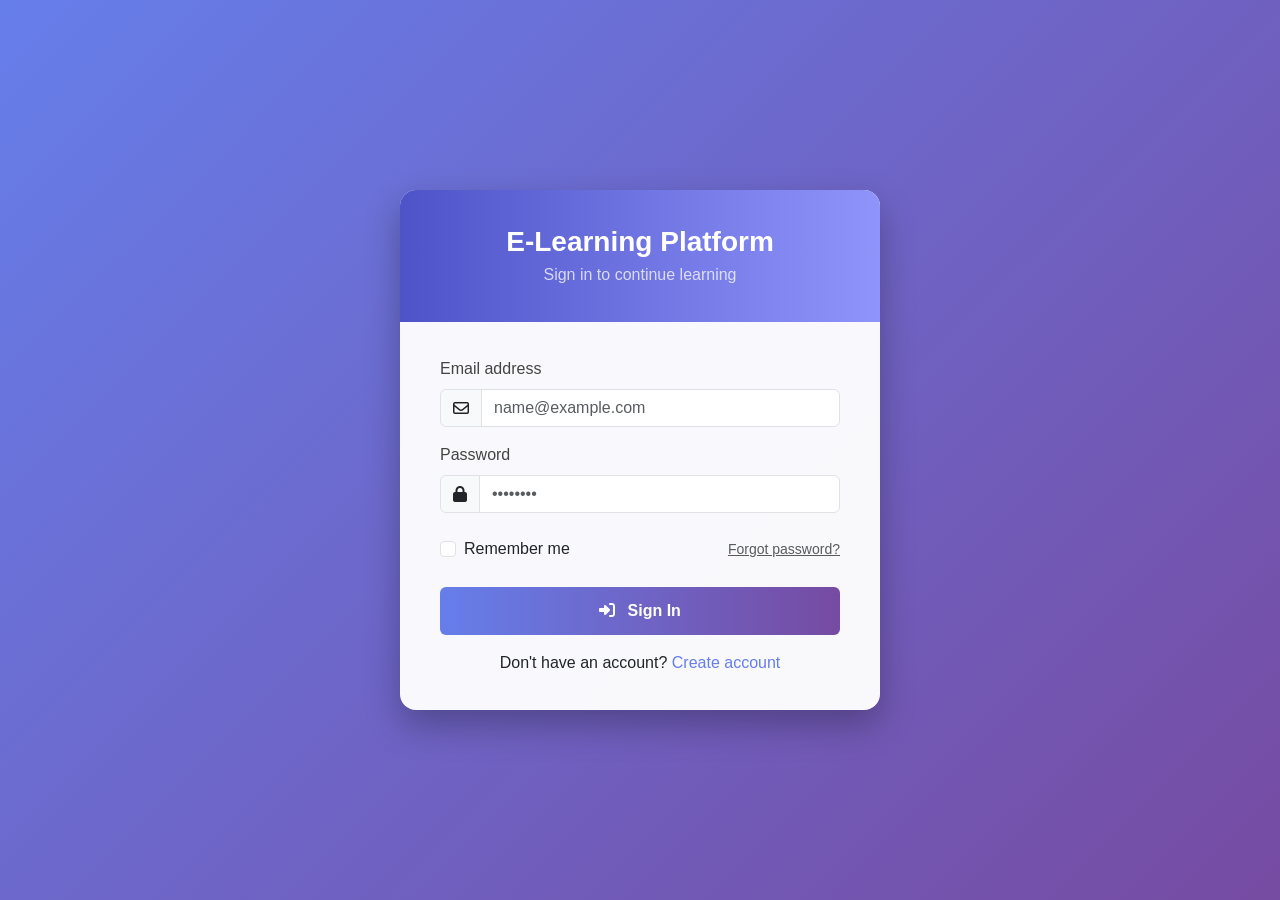
<file: pages/enroll.html>
<!DOCTYPE html>
<html lang="en">
<head>
  <meta charset="UTF-8" />
  <meta name="viewport" content="width=device-width, initial-scale=1.0"/>
  <title>Explore Courses - ELP Platform</title>

  <!-- Bootstrap 5.3 -->
  <link href="https://cdn.jsdelivr.net/npm/bootstrap@5.3.3/dist/css/bootstrap.min.css" rel="stylesheet">
  <!-- Font Awesome -->
  <link rel="stylesheet" href="https://cdnjs.cloudflare.com/ajax/libs/font-awesome/6.5.0/css/all.min.css"/>

  <style>
    /* --- BASE LAYOUT --- */
    body { background-color: #f4f7fe; font-family: 'Segoe UI', system-ui, sans-serif; }
    .top-navbar {
      position: fixed; top: 0; left: 0; right: 0; z-index: 1000;
      background: white; border-bottom: 1px solid #e2e8f0; padding: 0.8rem 2.5rem;
    }
    .sidebar {
      min-height: 100vh; background: white; border-right: 1px solid #e2e8f0;
      position: fixed; width: 250px; top: 0; left: 0; padding-top: 85px;
      overflow-y: auto; z-index: 900; transition: transform 0.3s ease;
    }
    .sidebar .nav-link {
      color: #64748b; padding: 0.85rem 1.5rem; font-weight: 500;
      border-left: 3px solid transparent; margin-bottom: 0.2rem;
    }
    .sidebar .nav-link:hover, .sidebar .nav-link.active {
      background-color: #f8fafc; color: #0d6efd; border-left: 3px solid #0d6efd;
    }
    .sidebar .nav-link i { width: 24px; text-align: center; margin-right: 12px; }
    .main-content { margin-left: 250px; padding: 6rem 2.5rem 2rem 2.5rem; }

    /* --- MOBILE RESPONSIVENESS --- */
    @media (max-width: 992px) {
      .sidebar { transform: translateX(-100%); z-index: 1040; }
      .sidebar.show { transform: translateX(0); }
      .main-content { margin-left: 0 !important; padding: 6rem 1rem 2rem 1rem; }
      .top-navbar { padding: 0.8rem 1rem; }
    }

    /* --- COURSE CATALOG UI --- */
    .filter-bar {
      background: white; border-radius: 16px; box-shadow: 0 4px 6px -1px rgba(0,0,0,0.05);
      padding: 1rem 1.5rem; margin-bottom: 2rem;
    }
    .course-card {
      border: none; border-radius: 16px; overflow: hidden;
      box-shadow: 0 4px 6px -1px rgba(0,0,0,0.05);
      background: white; transition: all 0.3s ease; height: 100%;
      display: flex; flex-direction: column;
    }
    .course-card:hover {
      transform: translateY(-6px);
      box-shadow: 0 12px 20px -3px rgba(0,0,0,0.1);
    }
    .course-thumbnail {
      height: 180px; background-size: cover; background-position: center; position: relative;
    }
    .badge-floating {
      position: absolute; top: 12px; left: 12px;
      background: rgba(255,255,255,0.9); color: #0f172a;
      font-weight: 600; padding: 0.4rem 0.8rem; border-radius: 8px; font-size: 0.8rem;
    }
    .card-body { display: flex; flex-direction: column; flex-grow: 1; padding: 1.5rem; }
    .instructor-name { font-size: 0.85rem; color: #64748b; margin-bottom: 0.5rem; }
    .course-meta { font-size: 0.85rem; color: #64748b; display: flex; align-items: center; gap: 1rem; margin-bottom: 1rem; }
    .course-meta i { color: #f59e0b; }
    .mt-auto { margin-top: auto; }
  </style>
</head>
<body>

<!-- Top Navbar -->
<nav class="top-navbar navbar navbar-expand-lg">
  <div class="container-fluid">
    <button class="btn btn-light d-lg-none me-3 border-0" onclick="document.querySelector('.sidebar').classList.toggle('show')">
      <i class="fas fa-bars"></i>
    </button>
    <a class="navbar-brand fw-bold fs-4" href="../dashboard.html">
      ELP <span class="text-primary">Platform</span>
    </a>
    <div class="ms-auto d-flex align-items-center gap-3">
      <!-- Profile Dropdown -->
      <div class="dropdown">
        <a class="d-flex align-items-center text-decoration-none dropdown-toggle" href="#" data-bs-toggle="dropdown">
          <div class="me-3 text-end d-none d-sm-block">
            <div id="userFullName" class="fw-bold text-dark mb-0 lh-1">Loading...</div>
            <small id="userRoleBadge" class="text-muted" style="font-size: 0.8rem;"></small>
          </div>
          <div class="rounded-circle bg-primary text-white d-flex align-items-center justify-content-center shadow-sm" style="width:42px; height:42px;">
            <i class="fas fa-user"></i>
          </div>
        </a>
        <ul class="dropdown-menu dropdown-menu-end shadow-sm">
          <li><a class="dropdown-item py-2" href="profile.html"><i class="fas fa-user-circle me-2 text-muted"></i> Profile</a></li>
          <li><hr class="dropdown-divider"></li>
          <li><a class="dropdown-item py-2 text-danger" href="#" onclick="logout()"><i class="fas fa-sign-out-alt me-2"></i> Logout</a></li>
        </ul>
      </div>
    </div>
  </div>
</nav>

<!-- Sidebar -->
<div class="sidebar shadow-sm">
  <div class="nav flex-column" id="sidebarMenu">
    <!-- Populated by JS -->
  </div>
</div>

<!-- Main Content -->
<div class="main-content">

  <div class="mb-4">
    <h2 class="fw-bold text-dark mb-1">Explore Courses</h2>
    <p class="text-muted">Discover new skills and elevate your career.</p>
  </div>

  <!-- Filter & Search Toolbar -->
  <div class="filter-bar d-flex flex-wrap gap-3 align-items-center justify-content-between">
    <div class="d-flex flex-wrap gap-3 flex-grow-1">
      <div class="input-group" style="max-width: 350px;">
        <span class="input-group-text bg-light border-end-0"><i class="fas fa-search text-muted"></i></span>
        <input type="text" id="searchInput" class="form-control bg-light border-start-0" placeholder="Search for courses...">
      </div>
      <select id="categoryFilter" class="form-select bg-light w-auto border-light">
        <option value="">All Categories</option>
        <option value="Database">Database</option>
        <option value="Programming">Programming</option>
        <option value="Web Development">Web Development</option>
        <option value="Data Science">Data Science</option>
      </select>
      <select id="levelFilter" class="form-select bg-light w-auto border-light">
        <option value="">All Levels</option>
        <option value="Beginner">Beginner</option>
        <option value="Intermediate">Intermediate</option>
        <option value="Advanced">Advanced</option>
      </select>
    </div>
    <div>
      <select id="sortFilter" class="form-select bg-white fw-medium shadow-sm">
        <option value="popular">Most Popular</option>
        <option value="newest">Newest</option>
        <option value="rating">Highest Rated</option>
      </select>
    </div>
  </div>

  <!-- Course Grid -->
  <div class="row g-4" id="courseGrid">
    <!-- Courses injected via JS -->
  </div>

  <!-- Empty State -->
  <div id="noResults" class="text-center py-5 d-none">
    <i class="fas fa-search fa-3x text-muted opacity-50 mb-3"></i>
    <h5 class="fw-bold text-dark">No courses found</h5>
    <p class="text-muted">Try adjusting your search or filters.</p>
    <button class="btn btn-outline-primary mt-2" onclick="resetFilters()">Clear Filters</button>
  </div>

</div>

<!-- Success Toast Notification -->
<div class="toast-container position-fixed bottom-0 end-0 p-3">
  <div id="enrollToast" class="toast align-items-center text-bg-success border-0" role="alert" aria-live="assertive" aria-atomic="true">
    <div class="d-flex">
      <div class="toast-body fw-medium">
        <i class="fas fa-check-circle me-2"></i> Successfully enrolled! You can now start learning.
      </div>
      <button type="button" class="btn-close btn-close-white me-2 m-auto" data-bs-dismiss="toast" aria-label="Close"></button>
    </div>
  </div>
</div>

<script src="https://cdn.jsdelivr.net/npm/bootstrap@5.3.3/dist/js/bootstrap.bundle.min.js"></script>

<script>
// ────────────────────────────────────────────────
// User Setup & Security
// ────────────────────────────────────────────────
const role = localStorage.getItem('userRole') || 'student';
const name = localStorage.getItem('userName') || 'User';
const userId = localStorage.getItem('userId') || 0;

if (role !== 'student') {
  alert("The course catalog is primarily for students.");
  window.location.href = '../dashboard.html';
}

document.getElementById('userFullName').textContent = name;
document.getElementById('userRoleBadge').textContent = 'Student';

document.getElementById('sidebarMenu').innerHTML = `
  <a href="../dashboard.html" class="nav-link"><i class="fas fa-th-large"></i> Dashboard</a>
  <a href="courses.html" class="nav-link"><i class="fas fa-book"></i> My Courses</a>
  <a href="enroll.html" class="nav-link active"><i class="fas fa-compass"></i> Explore</a>
  <a href="assessment.html" class="nav-link"><i class="fas fa-pen-square"></i> Assessments</a>
  <a href="profile.html" class="nav-link"><i class="fas fa-user"></i> Profile</a>
`;

// Global variable to store fetched catalog
let catalogCourses = [];

// ────────────────────────────────────────────────
// API Data Fetching & Rendering
// ────────────────────────────────────────────────
async function loadCatalog() {
    try {
        if(!userId || userId == 0 || userId === '0') {
            window.location.href = '../index.html';
            return;
        }
        const response = await fetch(`../api/courses/get_catalog.php?userId=${userId}`);
        catalogCourses = await response.json();
        filterAndRender(); 
    } catch (error) {
        console.error("Error loading catalog:", error);
    }
}

function renderCatalog(courses) {
  const grid = document.getElementById('courseGrid');
  const noResults = document.getElementById('noResults');
  grid.innerHTML = '';

  if (courses.length === 0) {
    noResults.classList.remove('d-none');
    return;
  } else {
    noResults.classList.add('d-none');
  }

  courses.forEach(course => {
    const col = document.createElement('div');
    col.className = 'col-xl-4 col-md-6';

    col.innerHTML = `
      <div class="course-card">
        <div class="course-thumbnail" style="background-image: url('${course.ThumbnailURL}')">
          <div class="badge-floating shadow-sm">${course.Category || 'General'}</div>
        </div>
        
        <div class="card-body">
          <h5 class="fw-bold text-dark mb-1">${course.Title}</h5>
          <div class="instructor-name"><i class="fas fa-chalkboard-teacher me-1"></i> ${course.InstructorName}</div>
          
          <div class="course-meta">
            <span><i class="fas fa-star"></i> ${course.Rating} (${course.StudentCount})</span>
            <span><i class="far fa-clock text-muted"></i> ${course.Duration || 'Self-paced'}</span>
            <span class="badge bg-light text-dark border ms-auto">${course.Level || 'All Levels'}</span>
          </div>

          <div class="mt-auto pt-3 border-top d-flex justify-content-between align-items-center">
            <span class="fw-bold text-success fs-5">Free</span>
            ${course.IsEnrolled ? 
              `<button class="btn btn-outline-primary px-4 rounded-pill" onclick="window.location.href='courses.html'">Go to Course</button>` : 
              `<button class="btn btn-primary px-4 rounded-pill fw-medium" id="btn-enroll-${course.CourseID}" onclick="enrollCourse(${course.CourseID}, this)">Enroll Now</button>`
            }
          </div>
        </div>
      </div>
    `;
    grid.appendChild(col);
  });
}

// ────────────────────────────────────────────────
// Search & Filter Logic
// ────────────────────────────────────────────────
function filterAndRender() {
  let filtered = [...catalogCourses];

  // Search
  const search = document.getElementById('searchInput').value.toLowerCase().trim();
  if (search) {
    filtered = filtered.filter(c => 
        c.Title.toLowerCase().includes(search) || 
        c.InstructorName.toLowerCase().includes(search)
    );
  }
  // Category
  const cat = document.getElementById('categoryFilter').value;
  if (cat) filtered = filtered.filter(c => c.Category === cat);
  
  // Level
  const lvl = document.getElementById('levelFilter').value;
  if (lvl) filtered = filtered.filter(c => c.Level === lvl);

  // Sort
  const sort = document.getElementById('sortFilter').value;
  if (sort === 'rating') filtered.sort((a,b) => b.Rating - a.Rating);
  else if (sort === 'popular') filtered.sort((a,b) => b.StudentCount - a.StudentCount);
  else if (sort === 'newest') filtered.sort((a,b) => b.CourseID - a.CourseID); // Assuming larger ID is newer

  renderCatalog(filtered);
}

// Attach Listeners
document.getElementById('searchInput').addEventListener('input', filterAndRender);
document.getElementById('categoryFilter').addEventListener('change', filterAndRender);
document.getElementById('levelFilter').addEventListener('change', filterAndRender);
document.getElementById('sortFilter').addEventListener('change', filterAndRender);

function resetFilters() {
  document.getElementById('searchInput').value = '';
  document.getElementById('categoryFilter').value = '';
  document.getElementById('levelFilter').value = '';
  document.getElementById('sortFilter').value = 'popular';
  filterAndRender();
}

// ────────────────────────────────────────────────
// Enroll Action (POST to API)
// ────────────────────────────────────────────────
async function enrollCourse(courseId, btnElement) {
  // 1. Show Loading State
  btnElement.innerHTML = `<span class="spinner-border spinner-border-sm me-2" role="status" aria-hidden="true"></span> Enrolling...`;
  btnElement.disabled = true;

  try {
      // 2. Call the PHP API
      const response = await fetch('../api/courses/enroll_course.php', {
          method: 'POST',
          headers: { 'Content-Type': 'application/json' },
          body: JSON.stringify({ studentId: userId, courseId: courseId })
      });

      const result = await response.json();

      if(result.success) {
          // Update local data array so it reflects the enrollment immediately
          const course = catalogCourses.find(c => c.CourseID === courseId);
          if (course) {
              course.IsEnrolled = true;
              course.StudentCount++;
          }

          // Change Button visually to "Go to Course"
          btnElement.className = 'btn btn-outline-primary px-4 rounded-pill transition-all';
          btnElement.innerHTML = `Go to Course`;
          btnElement.disabled = false;
          btnElement.onclick = () => window.location.href = 'courses.html';

          // Show Bootstrap Toast Success Message
          const toastEl = document.getElementById('enrollToast');
          const toast = new bootstrap.Toast(toastEl);
          toast.show();
      } else {
          alert("Enrollment failed: " + result.error);
          btnElement.innerHTML = `Enroll Now`;
          btnElement.disabled = false;
      }
  } catch (error) {
      console.error("Enrollment error:", error);
      alert("Something went wrong. Please try again.");
      btnElement.innerHTML = `Enroll Now`;
      btnElement.disabled = false;
  }
}

function logout() {
  localStorage.clear();
  window.location.href = '../index.html';
}

// Start loading data when the page opens
loadCatalog();
</script>

</body>
</html>
</file>
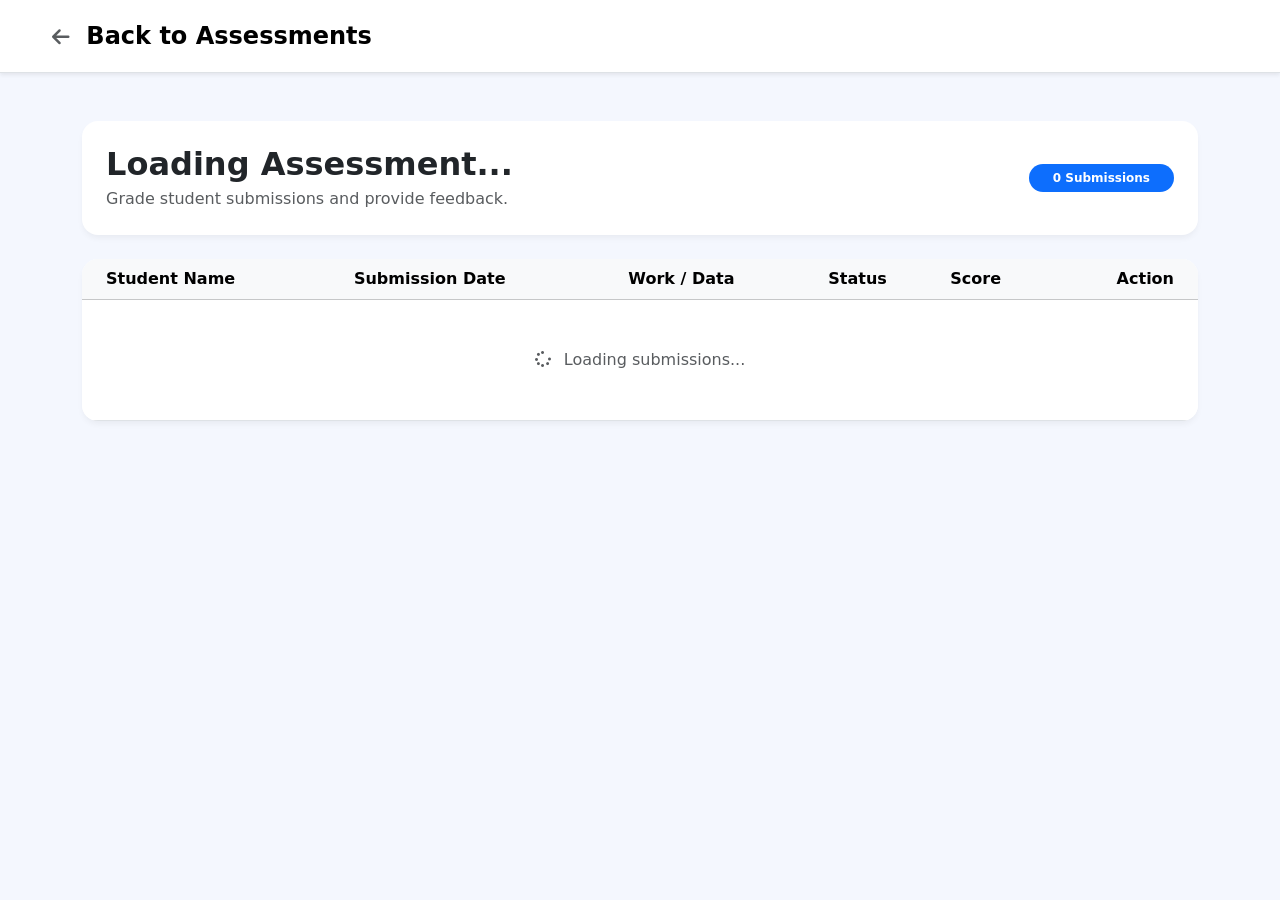
<file: pages/grade-assessment.html>
<!DOCTYPE html>
<html lang="en">
<head>
  <meta charset="UTF-8">
  <meta name="viewport" content="width=device-width, initial-scale=1.0">
  <title>Grade Submissions - ELP Platform</title>
  <link href="https://cdn.jsdelivr.net/npm/bootstrap@5.3.3/dist/css/bootstrap.min.css" rel="stylesheet">
  <link rel="stylesheet" href="https://cdnjs.cloudflare.com/ajax/libs/font-awesome/6.5.0/css/all.min.css">
  <style>
    body { background-color: #f4f7fe; font-family: 'Segoe UI', system-ui, sans-serif; }
    .top-navbar { background: white; border-bottom: 1px solid #e2e8f0; padding: 0.8rem 2.5rem; }
    .card-custom { border: none; border-radius: 16px; box-shadow: 0 4px 6px -1px rgba(0,0,0,0.05); background: white; margin-bottom: 1.5rem; }
    .status-badge { font-size: 0.8rem; padding: 0.3em 0.8em; font-weight: 600; }
  </style>
</head>
<body>

<nav class="top-navbar navbar border-bottom shadow-sm mb-4">
  <div class="container-fluid">
    <a class="navbar-brand fw-bold fs-4" href="assessment.html">
      <i class="fas fa-arrow-left me-2 fs-5 text-muted"></i> Back to Assessments
    </a>
  </div>
</nav>

<div class="container py-4">
  <div class="card card-custom p-4 mb-4">
    <div class="d-flex justify-content-between align-items-center">
      <div>
        <h2 class="fw-bold text-dark mb-1" id="assessmentTitle">Loading Assessment...</h2>
        <p class="text-muted mb-0">Grade student submissions and provide feedback.</p>
      </div>
      <div class="text-end">
        <span class="badge bg-primary rounded-pill px-4 py-2" id="submissionStats">0 Submissions</span>
      </div>
    </div>
  </div>

  <div class="card card-custom p-0 overflow-hidden">
    <div class="table-responsive">
      <table class="table table-hover align-middle mb-0">
        <thead class="table-light">
          <tr>
            <th class="ps-4">Student Name</th>
            <th>Submission Date</th>
            <th>Work / Data</th>
            <th>Status</th>
            <th>Score</th>
            <th class="text-end pe-4">Action</th>
          </tr>
        </thead>
        <tbody id="submissionsTable">
          <!-- Populated via JS -->
          <tr><td colspan="6" class="text-center py-5 text-muted"><i class="fas fa-spinner fa-spin me-2"></i> Loading submissions...</td></tr>
        </tbody>
      </table>
    </div>
  </div>
</div>

<!-- Grading Modal -->
<div class="modal fade" id="gradeModal" tabindex="-1" aria-hidden="true">
  <div class="modal-dialog modal-dialog-centered">
    <div class="modal-content border-0 shadow">
      <div class="modal-header bg-light">
        <h5 class="modal-title fw-bold">Grade Submission</h5>
        <button type="button" class="btn-close" data-bs-dismiss="modal"></button>
      </div>
      <div class="modal-body p-4">
        <p class="mb-4">Student: <strong id="modalStudentName"></strong></p>
        <div class="mb-3">
          <label class="form-label fw-bold">Score (Max: <span id="maxPossible">100</span>)</label>
          <input type="number" class="form-control" id="modalScore" placeholder="Enter score">
        </div>
        <div class="mb-0">
          <label class="form-label fw-bold">Feedback</label>
          <textarea class="form-control" id="modalFeedback" rows="4" placeholder="Add comments for the student..."></textarea>
        </div>
      </div>
      <div class="modal-footer border-0">
        <button type="button" class="btn btn-light rounded-pill px-4" data-bs-dismiss="modal">Cancel</button>
        <button type="button" class="btn btn-primary rounded-pill px-4" id="saveGradeBtn" onclick="saveGrade()">Save Grade</button>
      </div>
    </div>
  </div>
</div>

<script>
const urlParams = new URLSearchParams(window.location.search);
const assessmentId = urlParams.get('id');
let currentSubmissionId = null;
let maxScore = 100;

async function loadSubmissions() {
    try {
        const res = await fetch(`../api/assessments/get_submissions.php?id=${assessmentId}`);
        const data = await res.json();
        
        document.getElementById('assessmentTitle').textContent = data.assessment.Title;
        document.getElementById('submissionStats').textContent = `${data.submissions.length} Submissions`;
        maxScore = data.assessment.MaxScore;
        document.getElementById('maxPossible').textContent = maxScore;

        const table = document.getElementById('submissionsTable');
        table.innerHTML = '';

        if (data.submissions.length === 0) {
            table.innerHTML = '<tr><td colspan="6" class="text-center py-5">No submissions found yet.</td></tr>';
            return;
        }

        data.submissions.forEach(sub => {
            const isGraded = sub.GradingStatus === 'graded';
            const scoreDisplay = isGraded ? `<span class="fw-bold text-dark">${sub.ScoreEarned}</span> / ${maxScore}` : `<span class="text-muted">_ / ${maxScore}</span>`;
            
            let workLink = 'N/A';
            if (sub.SubmissionLink) {
                let displayLink = sub.SubmissionLink;
                if (!/^https?:\/\//i.test(displayLink)) displayLink = 'https://' + displayLink;
                workLink = `<a href="${displayLink}" target="_blank" class="text-primary text-decoration-none fw-medium"><i class="fas fa-external-link-alt me-1"></i> View Work</a>`;
            } else if (sub.AnswersJSON) {
                workLink = `<span class="text-muted small italic">MCQ Results</span>`;
            }

            table.innerHTML += `
                <tr>
                    <td class="ps-4 fw-medium text-dark">${sub.FirstName} ${sub.LastName}</td>
                    <td>${new Date(sub.SubmissionDate).toLocaleString()}</td>
                    <td>${workLink}</td>
                    <td><span class="badge ${isGraded ? 'bg-success-subtle text-success' : 'bg-warning-subtle text-warning'} status-badge rounded-pill">${sub.GradingStatus.toUpperCase()}</span></td>
                    <td>${scoreDisplay}</td>
                    <td class="text-end pe-4">
                        <button class="btn btn-sm ${isGraded ? 'btn-outline-secondary' : 'btn-primary'} rounded-pill px-3" 
                                onclick="openGradeModal(${sub.SubmissionID}, '${sub.FirstName} ${sub.LastName}', '${sub.ScoreEarned || ''}', \`${sub.Feedback || ''}\`)">
                            ${isGraded ? 'Edit Grade' : 'Grade'}
                        </button>
                    </td>
                </tr>
            `;
        });
    } catch (err) { console.error(err); }
}

function openGradeModal(sid, name, score, feedback) {
    currentSubmissionId = sid;
    document.getElementById('modalStudentName').textContent = name;
    document.getElementById('modalScore').value = score;
    document.getElementById('modalFeedback').value = feedback;
    new bootstrap.Modal(document.getElementById('gradeModal')).show();
}

async function saveGrade() {
    const score = document.getElementById('modalScore').value;
    const feedback = document.getElementById('modalFeedback').value;
    if (score === '' || score < 0 || score > maxScore) return alert(`Please enter a valid score (0-${maxScore})`);

    const btn = document.getElementById('saveGradeBtn');
    btn.disabled = true;

    try {
        const res = await fetch('../api/assessments/grade_submission.php', {
            method: 'POST',
            headers: { 'Content-Type': 'application/json' },
            body: JSON.stringify({ submissionId: currentSubmissionId, score, feedback })
        });
        const result = await res.json();
        if (result.success) {
            bootstrap.Modal.getInstance(document.getElementById('gradeModal')).hide();
            loadSubmissions();
        } else {
            alert("Error: " + result.error);
        }
    } catch (err) { console.error(err); }
    finally { btn.disabled = false; }
}

loadSubmissions();
</script>

<script src="https://cdn.jsdelivr.net/npm/bootstrap@5.3.3/dist/js/bootstrap.bundle.min.js"></script>
</body>
</html>
</file>
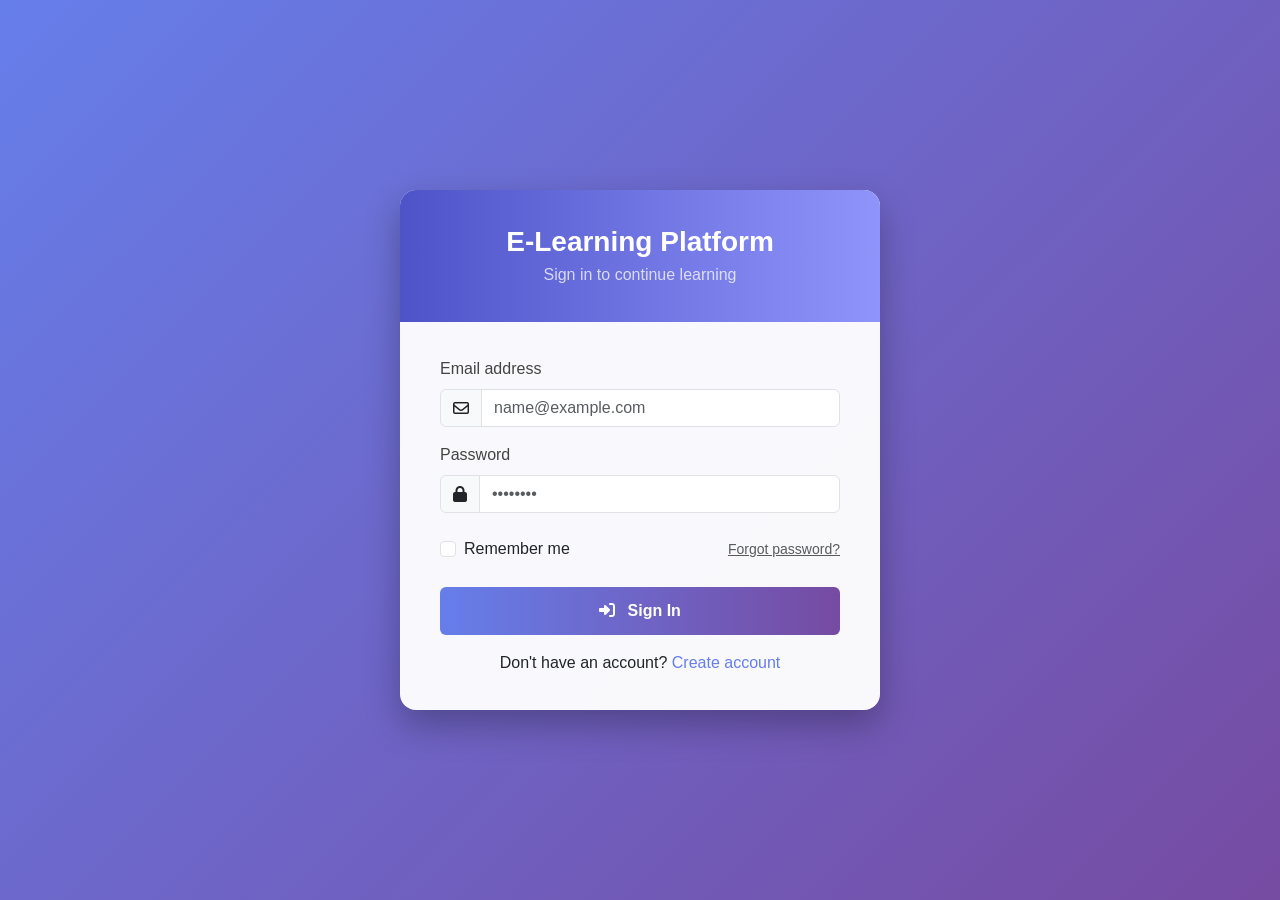
<file: pages/learning.html>
<!DOCTYPE html>
<html lang="en">
<head>
  <meta charset="UTF-8">
  <meta name="viewport" content="width=device-width, initial-scale=1.0">
  <title>Course Player - ELP</title>
  <!-- Bootstrap 5 -->
  <link href="https://cdn.jsdelivr.net/npm/bootstrap@5.3.0/dist/css/bootstrap.min.css" rel="stylesheet">
  <!-- FontAwesome -->
  <link rel="stylesheet" href="https://cdnjs.cloudflare.com/ajax/libs/font-awesome/6.4.0/css/all.min.css">
  <style>
    body { background-color: #f8fafc; overflow-x: hidden; }
    .topbar { background: #fff; height: 60px; box-shadow: 0 1px 3px rgba(0,0,0,0.1); position: sticky; top: 0; z-index: 1000; }
    
    .sidebar {
      position: fixed; top: 60px; left: 0; bottom: 0; width: 320px;
      background: #fff; border-right: 1px solid #e2e8f0; overflow-y: auto; padding-bottom: 2rem;
      transition: transform 0.3s ease-in-out; z-index: 1040;
    }
    .main-content {
      margin-left: 320px; padding: 2rem; min-height: calc(100vh - 60px);
    }

    .accordion-button:not(.collapsed) {
      color: #0f172a; background-color: #f1f5f9; box-shadow: none; font-weight: 600;
    }
    .accordion-button:focus { box-shadow: none; }
    
    .lesson-item {
      padding: 0.75rem 1.25rem; border-bottom: 1px solid #f1f5f9; cursor: pointer; transition: all 0.2s;
      display: flex; align-items: center; gap: 0.75rem; color: #475569;
    }
    .lesson-item:hover { background-color: #f8fafc; color: #0f172a; }
    .lesson-item.active { background-color: #eff6ff; color: #3b82f6; border-left: 3px solid #3b82f6; }
    
    .video-container {
      position: relative; padding-bottom: 56.25%; height: 0; overflow: hidden; border-radius: 0.75rem; background: #000;
    }
    .video-container iframe {
      position: absolute; top: 0; left: 0; width: 100%; height: 100%; border: 0;
    }
    .content-box {
      background: #fff; border-radius: 1rem; padding: 2rem; box-shadow: 0 4px 6px -1px rgba(0,0,0,0.05); margin-bottom: 2rem;
    }

    /* Progress UI */
    .progress-circle {
      width: 40px; height: 40px; border-radius: 50%; display: flex; align-items: center; justify-content: center;
      background: conic-gradient(#10b981 var(--prog), #e2e8f0 0); font-size: 0.75rem; font-weight: bold;
    }
    .progress-inner {
      width: 34px; height: 34px; border-radius: 50%; background: #fff; display: flex; align-items: center; justify-content: center;
    }

    @media (max-width: 991.98px) {
      .sidebar { position: static; width: 100%; height: auto; border-right: none; border-bottom: 1px solid #e2e8f0; }
      .main-content { margin-left: 0; padding: 1rem; }
    }
  </style>
</head>
<body>

  <!-- Topbar -->
  <div class="topbar d-flex align-items-center px-4 justify-content-between">
    <div class="d-flex align-items-center gap-3">
      <a href="courses.html" class="btn btn-sm btn-light rounded-circle"><i class="fas fa-arrow-left"></i></a>
      <h5 class="mb-0 fw-bold d-none d-md-block" id="courseHeaderTitle">Loading Course...</h5>
    </div>
    <div class="d-flex align-items-center gap-3">
      <div class="text-end d-none d-sm-block">
        <h6 class="mb-0 fw-bold" id="progressText">0% Complete</h6>
        <small class="text-muted"><span id="completedCount">0</span> / <span id="totalCount">0</span> Modules</small>
      </div>
      <div class="progress-circle shadow-sm" id="progressUi" style="--prog: 0%;">
        <div class="progress-inner text-success" id="progressUiText"><i class="fas fa-trophy text-muted opacity-50"></i></div>
      </div>
    </div>
  </div>

  <!-- Sidebar Curriculum -->
  <div class="sidebar">
    <div class="p-4 bg-light border-bottom">
      <h6 class="fw-bold mb-0 text-dark">Course Content</h6>
    </div>
    <div class="accordion accordion-flush" id="curriculumAccordion">
      <div class="text-center py-5 text-muted">
        <div class="spinner-border text-primary" role="status"></div>
        <p class="mt-2 text-sm">Loading Curriculum...</p>
      </div>
    </div>
  </div>

  <!-- Main View Area -->
  <div class="main-content">
    <div id="learningContainer" class="d-none">
      
      <div class="content-box">
        <div class="d-flex align-items-center justify-content-between mb-4">
          <span class="badge bg-primary text-white rounded-pill px-3" id="viewLabel">Lesson</span>
          <button class="btn btn-outline-secondary btn-sm rounded-pill" onclick="toggleSidebar()"><i class="fas fa-list me-2"></i> Menu</button>
        </div>
        
        <h2 class="fw-bold mb-4" id="viewTitle">Select a lesson from the menu</h2>

        <!-- Video Player Block -->
        <div id="videoBlock" class="d-none mb-4">
          <div class="video-container">
            <iframe id="videoPlayer" src="" allowfullscreen></iframe>
          </div>
        </div>

        <!-- Text Block -->
        <div id="textBlock" class="d-none mb-4 fs-5" style="line-height: 1.8; color: #334155;">
          
        </div>

        <!-- File Block -->
        <div id="fileBlock" class="d-none mb-4 bg-light p-4 rounded-3 border text-center">
          <i class="fas fa-file-archive fa-4x text-primary mb-3 opacity-50"></i>
          <h5 class="fw-bold">Downloadable Resource</h5>
          <p class="text-muted" id="fileNameDisplay">resource.zip</p>
          <a href="#" class="btn btn-primary rounded-pill px-4" id="fileDownloadBtn" download><i class="fas fa-download me-2"></i> Download File</a>
        </div>
      </div>

      <!-- Action Footer -->
      <div class="d-flex justify-content-between align-items-center bg-white p-4 rounded-3 shadow-sm">
        <button class="btn btn-light rounded-pill px-4 fw-medium text-muted" id="prevBtn" onclick="navigateContent(-1)" disabled><i class="fas fa-arrow-left me-2"></i> Previous</button>
        
        <div>
           <button class="btn btn-success rounded-pill px-4 fw-medium shadow-sm" id="completeModuleBtn" onclick="markNextModule()"><i class="fas fa-check-circle me-2"></i> Mark Module Complete & Continue</button>
        </div>

        <button class="btn btn-primary rounded-pill px-4 fw-medium" id="nextBtn" onclick="navigateContent(1)">Next <i class="fas fa-arrow-right ms-2"></i></button>
      </div>

    </div>
  </div>

  <!-- Scripts -->
  <script src="https://cdn.jsdelivr.net/npm/bootstrap@5.3.0/dist/js/bootstrap.bundle.min.js"></script>
  <script>
    // System setup
    const userId = localStorage.getItem('userId');
    const role = localStorage.getItem('userRole');
    if(!userId || role !== 'student') {
        alert("Please log in as a student to access this page.");
        window.location.href = '../index.html';
    }

    const urlParams = new URLSearchParams(window.location.search);
    const courseId = urlParams.get('courseId');
    if(!courseId) window.location.href = 'courses.html';

    // State mechanics
    let modulesList = [];
    let flatLessons = [];
    let currentLessonIndex = -1;
    let completedModules = 0;
    let totalModules = 0;

    // To prevent youtube query formatting issues, embed converter
    function ytUrlToEmbed(url) {
      if(!url) return '';
      // Support for regular, embed, shorts, and mobile URLs
      let match = url.match(/(?:youtu\.be\/|youtube\.com\/(?:embed\/|v\/|shorts\/|watch\?v=|watch\?.+&v=))((\w|-){11})/);
      return (match && match[1]) ? `https://www.youtube.com/embed/${match[1]}?rel=0&autoplay=0` : url;
    }

    // Init
    async function initPlayer() {
      try {
        // 1. Get user's enrollment progress string
        const catRes = await fetch(`http://localhost/elp_project/api/courses/get_my_courses.php?userId=${userId}&role=student`);
        const catData = await catRes.json();
        const myCourse = catData.find(c => c.CourseID == courseId);
        
        if(myCourse) {
          document.getElementById('courseHeaderTitle').textContent = myCourse.Title;
          const initialProg = parseFloat(myCourse.ProgressPercentage || 0);
          updateProgressUI(initialProg);
        } else {
          alert('You are not enrolled in this course.');
          return window.location.href = 'courses.html';
        }

        // 2. Fetch Course Architecture
        const modRes = await fetch(`http://localhost/elp_project/api/content/get_course_content.php?courseId=${courseId}`);
        modulesList = await modRes.json();
        
        totalModules = modulesList.length;
        document.getElementById('totalCount').textContent = totalModules;

        // Based on initial progress percentage, back-calculate completed modules
        if(myCourse) {
             completedModules = Math.round((parseFloat(myCourse.ProgressPercentage) / 100) * totalModules);
        }
        document.getElementById('completedCount').textContent = completedModules;

        renderSidebar();
        
        if(flatLessons.length > 0) {
            document.getElementById('learningContainer').classList.remove('d-none');
            // Fix index init: Skip navigateContent(0) and call loadLesson directly to set index to 0
            loadLesson(0); 
        } else {
            document.getElementById('learningContainer').classList.remove('d-none');
            document.getElementById('viewTitle').textContent = "This course does not have any content yet.";
            document.getElementById('completeModuleBtn').classList.add('d-none');
            document.getElementById('nextBtn').classList.add('d-none');
        }

      } catch(err) {
        console.error("Player init err:", err);
      }
    }

    function renderSidebar() {
      const acc = document.getElementById('curriculumAccordion');
      acc.innerHTML = '';
      flatLessons = [];

      modulesList.forEach((mod, mIdx) => {
        let itemsHtml = '';
        if(mod.contents && mod.contents.length > 0) {
            mod.contents.forEach((les, lIdx) => {
                const globalIdx = flatLessons.length;
                flatLessons.push({ ...les, moduleIndex: mIdx });
                
                const icon = les.ContentType === 'video' ? 'fa-play-circle' : (les.ContentType === 'text' ? 'fa-file-alt' : 'fa-paperclip');
                itemsHtml += `
                  <div class="lesson-item" id="nav-les-${globalIdx}" onclick="loadLesson(${globalIdx})">
                    <i class="fas ${icon} text-primary opacity-50"></i>
                    <span>${les.Title}</span>
                  </div>
                `;
            });
        } else {
            itemsHtml = `<div class="p-3 small text-muted fst-italic">Empty Module</div>`;
        }

        const isExpanded = mIdx === 0 ? "show" : "";
        const isCollapsed = mIdx === 0 ? "" : "collapsed";

        acc.innerHTML += `
          <div class="accordion-item border-0 border-bottom">
            <h2 class="accordion-header">
              <button class="accordion-button ${isCollapsed}" type="button" data-bs-toggle="collapse" data-bs-target="#mod-${mIdx}">
                ${mIdx+1}. ${mod.Title}
              </button>
            </h2>
            <div id="mod-${mIdx}" class="accordion-collapse collapse ${isExpanded}" data-bs-parent="#curriculumAccordion">
              <div class="accordion-body p-0">
                ${itemsHtml}
              </div>
            </div>
          </div>
        `;
      });
    }

    function loadLesson(globalIdx) {
      if(globalIdx < 0 || globalIdx >= flatLessons.length) return;
      currentLessonIndex = globalIdx;
      const lesson = flatLessons[globalIdx];

      // Highlight UI
      document.querySelectorAll('.lesson-item').forEach(el => el.classList.remove('active'));
      const activeNav = document.getElementById(`nav-les-${globalIdx}`);
      if(activeNav) activeNav.classList.add('active');

      // Expand respective accordion secretly if closed
      const targetCollapse = document.getElementById(`mod-${lesson.moduleIndex}`);
      if(targetCollapse && !targetCollapse.classList.contains('show')) {
          new bootstrap.Collapse(targetCollapse, { toggle: false }).show();
      }

      // Populate Data
      document.getElementById('viewTitle').textContent = lesson.Title;
      
      const vBlock = document.getElementById('videoBlock');
      const tBlock = document.getElementById('textBlock');
      const fBlock = document.getElementById('fileBlock');
      vBlock.classList.add('d-none'); tBlock.classList.add('d-none'); fBlock.classList.add('d-none');
      document.getElementById('videoPlayer').src = '';

      if (lesson.ContentType === 'video') {
         document.getElementById('viewLabel').innerHTML = '<i class="fas fa-video me-1"></i> Video';
         document.getElementById('videoPlayer').src = ytUrlToEmbed(lesson.ContentURL);
         vBlock.classList.remove('d-none');
      } else if (lesson.ContentType === 'text') {
         document.getElementById('viewLabel').innerHTML = '<i class="fas fa-align-left me-1"></i> Article';
         tBlock.innerHTML = lesson.TextBody ? lesson.TextBody.replace(/\n/g, '<br>') : 'No content provided.';
         tBlock.classList.remove('d-none');
      } else if (lesson.ContentType === 'file') {
         document.getElementById('viewLabel').innerHTML = '<i class="fas fa-paperclip me-1"></i> Resource';
         document.getElementById('fileNameDisplay').textContent = lesson.FileURL || 'download.zip';
         fBlock.classList.remove('d-none');
      }

      // Nav Button states
      document.getElementById('prevBtn').disabled = globalIdx === 0;
      
      // Determine if at end of a module block to show "Mark Module Complete"
      let isLastLessonInMod = false;
      if (globalIdx === flatLessons.length - 1) {
          isLastLessonInMod = true; // absolute end
      } else {
          if (flatLessons[globalIdx].moduleIndex !== flatLessons[globalIdx+1].moduleIndex) {
              isLastLessonInMod = true;
          }
      }

      const completeBtn = document.getElementById('completeModuleBtn');
      const nextBtn = document.getElementById('nextBtn');
      
      if(isLastLessonInMod) {
          // If we are on a module they haven't mathematically completed yet
          if (lesson.moduleIndex >= completedModules) {
              completeBtn.classList.remove('d-none');
              nextBtn.classList.add('d-none');
              if(globalIdx === flatLessons.length - 1) {
                  completeBtn.innerHTML = '<i class="fas fa-trophy me-2"></i> Finish Course';
              } else {
                  completeBtn.innerHTML = '<i class="fas fa-check-circle me-2"></i> Complete Module & Continue';
              }
          } else {
              completeBtn.classList.add('d-none');
              nextBtn.classList.remove('d-none');
              nextBtn.disabled = globalIdx === flatLessons.length - 1;
          }
      } else {
          completeBtn.classList.add('d-none');
          nextBtn.classList.remove('d-none');
          nextBtn.disabled = false;
      }
    }

    function navigateContent(dir) {
       loadLesson(currentLessonIndex + dir);
    }

    async function markNextModule() {
      if(totalModules === 0) return;
      
      completedModules++;
      let newPerc = (completedModules / totalModules) * 100;
      if (newPerc > 100) newPerc = 100;
      
      try {
        await fetch('http://localhost/elp_project/api/courses/update_progress.php', {
            method: 'POST',
            headers: {'Content-Type': 'application/json'},
            body: JSON.stringify({ studentId: userId, courseId: courseId, progressPercentage: newPerc })
        });
        
        document.getElementById('completedCount').textContent = completedModules;
        updateProgressUI(newPerc);
        
        // Progress to next item or declare victory
        if(currentLessonIndex < flatLessons.length - 1) {
            navigateContent(1);
        } else {
            document.getElementById('learningContainer').innerHTML = `
              <div class="text-center py-5 my-5">
                <i class="fas fa-award fa-5x text-warning mb-4 shadow rounded-circle bg-white p-4"></i>
                <h1 class="fw-bold fs-1">Course Completed!</h1>
                <p class="text-muted fs-5">Congratulations, you have finished all modules!</p>
                <button class="btn btn-primary rounded-pill px-5 py-3 mt-3 fw-bold shadow-sm" onclick="window.location.href='courses.html'">Back to Dashboard</button>
              </div>
            `;
        }

      } catch(e) {
          console.error(e);
      }
    }

    function updateProgressUI(perc) {
        document.getElementById('progressText').textContent = Math.round(perc) + '% Complete';
        document.getElementById('progressUi').style.setProperty('--prog', perc + '%');
        if(perc >= 100) {
            document.getElementById('progressUiText').innerHTML = '<i class="fas fa-check text-success"></i>';
        }
    }

    function toggleSidebar() {
        const sb = document.querySelector('.sidebar');
        const mc = document.querySelector('.main-content');
        if(sb.style.transform === 'translateX(-100%)' || window.getComputedStyle(sb).transform === 'matrix(1, 0, 0, 1, -320, 0)') {
            sb.style.transform = 'translateX(0)';
            if(window.innerWidth > 992) mc.style.marginLeft = '320px';
        } else {
            sb.style.transform = 'translateX(-100%)';
            if(window.innerWidth > 992) mc.style.marginLeft = '0';
        }
    }

    window.onload = initPlayer;
  </script>
</body>
</html>
</file>
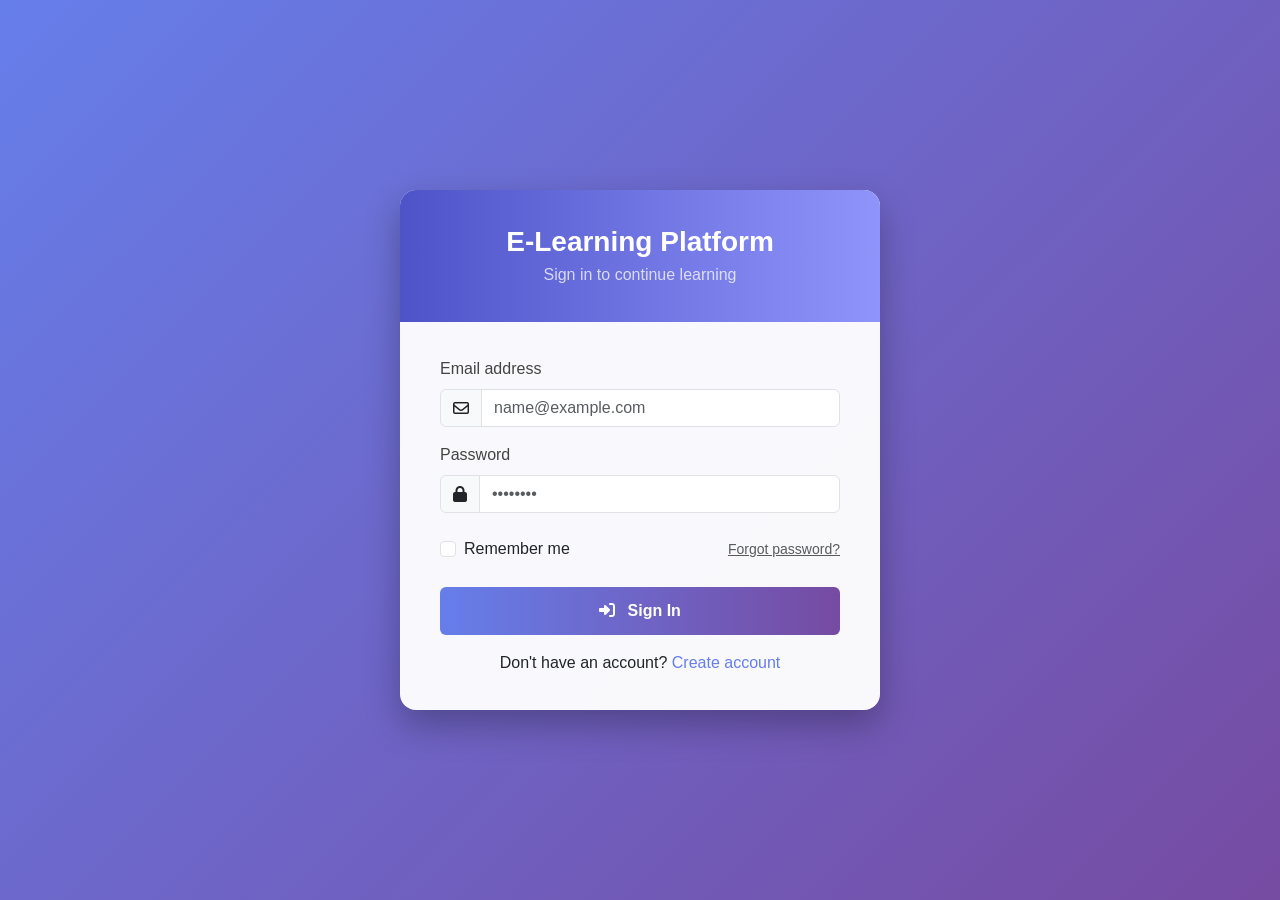
<file: pages/profile.html>
<!DOCTYPE html>
<html lang="en">
<head>
  <meta charset="UTF-8" />
  <meta name="viewport" content="width=device-width, initial-scale=1.0"/>
  <title>My Profile - ELP Platform</title>

  <!-- Bootstrap 5.3 -->
  <link href="https://cdn.jsdelivr.net/npm/bootstrap@5.3.3/dist/css/bootstrap.min.css" rel="stylesheet">
  <!-- Font Awesome -->
  <link rel="stylesheet" href="https://cdnjs.cloudflare.com/ajax/libs/font-awesome/6.5.0/css/all.min.css"/>

  <style>
    /* --- BASE LAYOUT --- */
    body { background-color: #f4f7fe; font-family: 'Segoe UI', system-ui, sans-serif; }
    .top-navbar {
      position: fixed; top: 0; left: 0; right: 0; z-index: 1000;
      background: white; border-bottom: 1px solid #e2e8f0; padding: 0.8rem 2.5rem;
    }
    .sidebar {
      min-height: 100vh; background: white; border-right: 1px solid #e2e8f0;
      position: fixed; width: 250px; top: 0; left: 0; padding-top: 85px;
      overflow-y: auto; z-index: 900; transition: transform 0.3s ease;
    }
    .sidebar .nav-link {
      color: #64748b; padding: 0.85rem 1.5rem; font-weight: 500;
      border-left: 3px solid transparent; margin-bottom: 0.2rem;
    }
    .sidebar .nav-link:hover, .sidebar .nav-link.active {
      background-color: #f8fafc; color: #0d6efd; border-left: 3px solid #0d6efd;
    }
    .sidebar .nav-link i { width: 24px; text-align: center; margin-right: 12px; }
    .main-content { margin-left: 250px; padding: 6rem 2.5rem 2rem 2.5rem; }

    /* --- MOBILE RESPONSIVENESS --- */
    @media (max-width: 992px) {
      .sidebar { transform: translateX(-100%); z-index: 1040; }
      .sidebar.show { transform: translateX(0); }
      .main-content { margin-left: 0 !important; padding: 6rem 1rem 2rem 1rem; }
      .top-navbar { padding: 0.8rem 1rem; }
    }

    /* --- PROFILE SPECIFIC UI --- */
    .card-custom {
      border: none; border-radius: 16px; box-shadow: 0 4px 6px -1px rgba(0,0,0,0.05); background: white; overflow: hidden;
    }
    
    /* Cover & Avatar */
    .profile-cover {
      height: 140px;
      background: linear-gradient(135deg, #4f46e5 0%, #3b82f6 100%);
      background-image: url('https://images.unsplash.com/photo-1557683316-973673baf926?w=800');
      background-size: cover; background-position: center;
    }
    .profile-avatar-container {
      position: relative; width: 120px; height: 120px; margin: -60px auto 1rem auto;
    }
    .profile-avatar {
      width: 100%; height: 100%; object-fit: cover; border-radius: 50%;
      border: 4px solid white; background: white; box-shadow: 0 4px 10px rgba(0,0,0,0.1);
    }
    .avatar-edit-btn {
      position: absolute; bottom: 0; right: 0; width: 34px; height: 34px;
      background: #0d6efd; color: white; border-radius: 50%;
      display: flex; align-items: center; justify-content: center;
      cursor: pointer; border: 3px solid white; transition: all 0.2s;
    }
    .avatar-edit-btn:hover { background: #0b5ed7; transform: scale(1.05); }

    /* Tabs */
    .nav-tabs-custom .nav-link {
      border: none; color: #64748b; font-weight: 500; padding: 1rem 1.5rem;
      border-bottom: 3px solid transparent; transition: all 0.2s;
    }
    .nav-tabs-custom .nav-link:hover { color: #0d6efd; }
    .nav-tabs-custom .nav-link.active {
      color: #0d6efd; border-bottom: 3px solid #0d6efd; background: transparent;
    }

    /* Form Elements */
    .form-label { font-weight: 500; color: #334155; font-size: 0.9rem; }
    .form-control, .form-select { border-color: #e2e8f0; padding: 0.6rem 1rem; border-radius: 8px; }
    .form-control:focus, .form-select:focus { border-color: #3b82f6; box-shadow: 0 0 0 0.25rem rgba(59, 130, 246, 0.15); }
    
    .stat-row { padding: 0.8rem 0; border-bottom: 1px solid #f1f5f9; }
    .stat-row:last-child { border-bottom: none; }
  </style>
</head>
<body>

<!-- Top Navbar -->
<nav class="top-navbar navbar navbar-expand-lg">
  <div class="container-fluid">
    <button class="btn btn-light d-lg-none me-3 border-0" onclick="document.querySelector('.sidebar').classList.toggle('show')">
      <i class="fas fa-bars"></i>
    </button>
    <a class="navbar-brand fw-bold fs-4" href="../dashboard.html">
      ELP <span class="text-primary">Platform</span>
    </a>
    <div class="ms-auto d-flex align-items-center gap-3">
      <div class="dropdown">
        <a class="d-flex align-items-center text-decoration-none dropdown-toggle" href="#" data-bs-toggle="dropdown">
          <div class="me-3 text-end d-none d-sm-block">
            <div id="userFullName" class="fw-bold text-dark mb-0 lh-1">Loading...</div>
            <small id="userRoleBadge" class="text-muted" style="font-size: 0.8rem;"></small>
          </div>
          <div class="rounded-circle bg-primary text-white d-flex align-items-center justify-content-center shadow-sm" style="width:42px; height:42px;">
            <i class="fas fa-user"></i>
          </div>
        </a>
        <ul class="dropdown-menu dropdown-menu-end shadow-sm">
          <li><a class="dropdown-item py-2 active" href="profile.html"><i class="fas fa-user-circle me-2"></i> Profile</a></li>
          <li><hr class="dropdown-divider"></li>
          <li><a class="dropdown-item py-2 text-danger" href="#" onclick="logout()"><i class="fas fa-sign-out-alt me-2"></i> Logout</a></li>
        </ul>
      </div>
    </div>
  </div>
</nav>

<!-- Sidebar -->
<div class="sidebar shadow-sm">
  <div class="nav flex-column" id="sidebarMenu"></div>
</div>

<!-- Main Content -->
<div class="main-content">

  <div class="mb-4 d-flex justify-content-between align-items-center flex-wrap gap-3">
    <div>
      <h2 class="fw-bold text-dark mb-1">My Profile</h2>
      <p class="text-muted">Manage your personal information and account settings.</p>
    </div>
    <button class="btn btn-primary px-4 rounded-pill fw-medium shadow-sm" onclick="document.getElementById('profileFormBtn').click()">
      <i class="fas fa-save me-2"></i> Save Changes
    </button>
  </div>

  <div class="row g-4">
    <!-- Left Column: Avatar & Quick Stats -->
    <div class="col-lg-4">
      
      <!-- Profile Card -->
      <div class="card card-custom mb-4 text-center">
        <div class="profile-cover"></div>
        <div class="card-body pt-0 px-4 pb-4">
          <div class="profile-avatar-container">
            <img src="https://via.placeholder.com/150?text=User" alt="Profile Picture" class="profile-avatar" id="profileAvatar">
            <div class="avatar-edit-btn shadow-sm" onclick="changeProfilePicture()" title="Add photo URL">
              <i class="fas fa-link fs-6"></i>
            </div>
            <input type="hidden" id="profilePictureURL" value="">
          </div>
          <h4 class="fw-bold mb-1 text-dark" id="displayName">Asif Amin</h4>
          <p class="text-muted mb-2" id="displayEmail">asif@example.com</p>
          <span class="badge bg-primary-subtle text-primary border border-primary-subtle px-3 py-2 rounded-pill fw-medium" id="displayRole">Student</span>
          
          <div class="d-flex justify-content-center gap-3 mt-4">
            <a href="#" class="btn btn-light text-primary rounded-circle" style="width: 40px; height: 40px; padding-top: 8px;"><i class="fab fa-linkedin-in"></i></a>
            <a href="#" class="btn btn-light text-dark rounded-circle" style="width: 40px; height: 40px; padding-top: 8px;"><i class="fab fa-github"></i></a>
            <a href="#" class="btn btn-light text-info rounded-circle" style="width: 40px; height: 40px; padding-top: 8px;"><i class="fab fa-twitter"></i></a>
          </div>
        </div>
      </div>

      <!-- Quick Stats Card -->
      <div class="card card-custom p-4">
        <h6 class="fw-bold mb-3 border-bottom pb-2">Platform Activity</h6>
        <div class="stat-row d-flex justify-content-between align-items-center">
          <span class="text-muted"><i class="fas fa-book-open me-2"></i> Courses Enrolled</span>
          <span class="fw-bold text-dark" id="stat-enrolled">0</span>
        </div>
        <div class="stat-row d-flex justify-content-between align-items-center">
          <span class="text-muted"><i class="fas fa-check-circle me-2"></i> Courses Completed</span>
          <span class="fw-bold text-dark" id="stat-completed">0</span>
        </div>
        <div class="stat-row d-flex justify-content-between align-items-center">
          <span class="text-muted"><i class="fas fa-award me-2"></i> Certificates Earned</span>
          <span class="fw-bold text-dark" id="stat-certs">0</span>
        </div>
        <div class="stat-row d-flex justify-content-between align-items-center">
          <span class="text-muted"><i class="fas fa-calendar-alt me-2"></i> Member Since</span>
          <span class="fw-medium text-dark" id="stat-joined">Loading...</span>
        </div>
      </div>
    </div>

    <!-- Right Column: Tabs & Forms -->
    <div class="col-lg-8">
      <div class="card card-custom h-100">
        
        <!-- Tab Navigation -->
        <ul class="nav nav-tabs nav-tabs-custom px-3 pt-2 border-bottom" role="tablist">
          <li class="nav-item" role="presentation">
            <button class="nav-link active" data-bs-toggle="tab" data-bs-target="#personalInfo" type="button" role="tab">Personal Info</button>
          </li>
          <li class="nav-item" role="presentation">
            <button class="nav-link" data-bs-toggle="tab" data-bs-target="#security" type="button" role="tab">Security</button>
          </li>
          <li class="nav-item" role="presentation">
            <button class="nav-link" data-bs-toggle="tab" data-bs-target="#preferences" type="button" role="tab">Preferences</button>
          </li>
        </ul>

        <div class="tab-content p-4 p-md-5">
          
          <!-- TAB 1: Personal Info -->
          <div class="tab-pane fade show active" id="personalInfo" role="tabpanel">
            <form id="profileForm">
              <div class="row g-4 mb-4">
                <div class="col-md-6">
                  <label for="firstName" class="form-label">First Name</label>
                  <input type="text" class="form-control" id="firstName" value="Asif" required>
                </div>
                <div class="col-md-6">
                  <label for="lastName" class="form-label">Last Name</label>
                  <input type="text" class="form-control" id="lastName" value="Amin" required>
                </div>
              </div>

              <div class="row g-4 mb-4">
                <div class="col-md-6">
                  <label for="email" class="form-label">Email Address <i class="fas fa-lock text-muted ms-1" title="Cannot be changed here"></i></label>
                  <input type="email" class="form-control bg-light" id="email" value="asif@example.com" disabled>
                </div>
                <div class="col-md-6">
                  <label for="phone" class="form-label">Phone Number</label>
                  <input type="text" class="form-control" id="phone" placeholder="+880 123 456 789">
                </div>
              </div>

              <div class="mb-4">
                <label for="bio" class="form-label">Bio / About Me</label>
                <textarea class="form-control" id="bio" rows="4" placeholder="Tell us a little about yourself...">Passionate about databases and full-stack development. Currently exploring React and Node.js.</textarea>
              </div>

              <h6 class="fw-bold mb-3 mt-5 border-bottom pb-2">Social Links</h6>
              <div class="row g-4 mb-4">
                <div class="col-md-6">
                  <label class="form-label">LinkedIn Profile</label>
                  <div class="input-group">
                    <span class="input-group-text bg-light text-muted border-end-0"><i class="fab fa-linkedin"></i></span>
                    <input type="text" class="form-control border-start-0" placeholder="linkedin.com/in/username">
                  </div>
                </div>
                <div class="col-md-6">
                  <label class="form-label">GitHub Profile</label>
                  <div class="input-group">
                    <span class="input-group-text bg-light text-muted border-end-0"><i class="fab fa-github"></i></span>
                    <input type="text" class="form-control border-start-0" placeholder="github.com/username">
                  </div>
                </div>
              </div>

              <!-- Hidden submit button triggered by top header button -->
              <button type="button" id="profileFormBtn" class="d-none" onclick="saveProfile()"></button>
            </form>
          </div>

          <!-- TAB 2: Security (Password Change) -->
          <div class="tab-pane fade" id="security" role="tabpanel">
            <h5 class="fw-bold mb-4">Change Password</h5>
            <form id="passwordForm">
              <div class="mb-4">
                <label for="currentPassword" class="form-label">Current Password</label>
                <input type="password" class="form-control" id="currentPassword" placeholder="Enter current password" required>
              </div>
              <div class="row g-4 mb-4">
                <div class="col-md-6">
                  <label for="newPassword" class="form-label">New Password</label>
                  <input type="password" class="form-control" id="newPassword" placeholder="At least 8 characters" required minlength="8">
                </div>
                <div class="col-md-6">
                  <label for="confirmPassword" class="form-label">Confirm New Password</label>
                  <input type="password" class="form-control" id="confirmPassword" placeholder="Repeat new password" required>
                </div>
              </div>
              
              <div class="p-3 bg-light rounded-3 mb-4 text-muted small">
                <i class="fas fa-info-circle me-1 text-primary"></i> 
                Password must be at least 8 characters long, contain an uppercase letter, and a number.
              </div>

              <button type="button" class="btn btn-primary px-4 rounded-pill fw-medium" onclick="changePassword()">
                Update Password
              </button>
            </form>
          </div>

          <!-- TAB 3: Preferences -->
          <div class="tab-pane fade" id="preferences" role="tabpanel">
            <h5 class="fw-bold mb-4">Account Preferences</h5>
            
            <div class="mb-4">
              <label class="form-label">Preferred Language</label>
              <select class="form-select" style="max-width: 300px;">
                <option selected>English (US)</option>
                <option>Bangla</option>
                <option>Hindi</option>
                <option>Spanish</option>
              </select>
            </div>

            <h6 class="fw-bold mb-3 mt-5 border-bottom pb-2">Email Notifications</h6>
            
            <div class="form-check form-switch mb-3">
              <input class="form-check-input fs-5" type="checkbox" id="notif1" checked>
              <label class="form-check-label pt-1 ms-2" for="notif1">Course Updates & Announcements</label>
            </div>
            <div class="form-check form-switch mb-3">
              <input class="form-check-input fs-5" type="checkbox" id="notif2" checked>
              <label class="form-check-label pt-1 ms-2" for="notif2">Assessment Grades & Feedback</label>
            </div>
            <div class="form-check form-switch mb-3">
              <input class="form-check-input fs-5" type="checkbox" id="notif3">
              <label class="form-check-label pt-1 ms-2" for="notif3">Marketing & Promotions</label>
            </div>
          </div>

        </div>
      </div>
    </div>
  </div>

</div>

<!-- Success Toast Notification -->
<div class="toast-container position-fixed bottom-0 end-0 p-3">
  <div id="actionToast" class="toast align-items-center text-bg-success border-0 shadow-lg" role="alert" aria-live="assertive" aria-atomic="true">
    <div class="d-flex p-1">
      <div class="toast-body fw-medium fs-6" id="toastMessage">
        <i class="fas fa-check-circle me-2"></i> Action successful!
      </div>
      <button type="button" class="btn-close btn-close-white me-2 m-auto" data-bs-dismiss="toast" aria-label="Close"></button>
    </div>
  </div>
</div>

<script src="https://cdn.jsdelivr.net/npm/bootstrap@5.3.3/dist/js/bootstrap.bundle.min.js"></script>

<script>
// ────────────────────────────────────────────────
// Role & Setup
// ────────────────────────────────────────────────
const role = localStorage.getItem('userRole') || 'student';
const userId = localStorage.getItem('userId') || 0;

if (userId === 0) {
    window.location.href = '../index.html';
}

// ────────────────────────────────────────────────
// Sidebar Menu Generation
// ────────────────────────────────────────────────
const menu = document.getElementById('sidebarMenu');
if (role === 'student') {
  menu.innerHTML = `
    <a href="../dashboard.html" class="nav-link"><i class="fas fa-th-large"></i> Dashboard</a>
    <a href="courses.html" class="nav-link"><i class="fas fa-book"></i> My Courses</a>
    <a href="enroll.html" class="nav-link"><i class="fas fa-compass"></i> Explore</a>
    <a href="assessment.html" class="nav-link"><i class="fas fa-pen-square"></i> Assessments</a>
    <a href="profile.html" class="nav-link active"><i class="fas fa-user"></i> Profile</a>
  `;
} else if (role === 'instructor') {
  menu.innerHTML = `
    <a href="../dashboard.html" class="nav-link"><i class="fas fa-th-large"></i> Dashboard</a>
    <a href="courses.html" class="nav-link"><i class="fas fa-chalkboard-teacher"></i> Assigned Courses</a>
    <a href="content.html" class="nav-link"><i class="fas fa-upload"></i> Content Library</a>
    <a href="assessment.html" class="nav-link"><i class="fas fa-chart-line"></i> Student Results</a>
    <a href="profile.html" class="nav-link active"><i class="fas fa-user"></i> Profile</a>
  `;
} else if (role === 'admin') {
  menu.innerHTML = `
    <a href="../dashboard.html" class="nav-link"><i class="fas fa-th-large"></i> Dashboard</a>
    <a href="admin.html" class="nav-link"><i class="fas fa-users-cog"></i> Manage Users</a>
    <a href="admin.html#courses" class="nav-link"><i class="fas fa-shield-alt"></i> Moderation</a>
    <a href="profile.html" class="nav-link active"><i class="fas fa-user-shield"></i> Admin Profile</a>
  `;
}

// ────────────────────────────────────────────────
// API Data Fetching & Rendering
// ────────────────────────────────────────────────
async function loadProfile() {
    try {
        const response = await fetch(`../api/profile/get_profile.php?userId=${userId}`);
        const data = await response.json();

        if (data.error) return alert("Error loading profile: " + data.error);

        const user = data.user;
        const stats = data.stats;
        const fullName = user.FirstName + ' ' + user.LastName;

        // Update Top Navbar
        document.getElementById('userFullName').textContent = fullName;
        document.getElementById('userRoleBadge').textContent = user.Role.charAt(0).toUpperCase() + user.Role.slice(1);
        
        // Update Profile Card
        document.getElementById('displayName').textContent = fullName;
        document.getElementById('displayEmail').textContent = user.Email;
        document.getElementById('displayRole').textContent = user.Role.charAt(0).toUpperCase() + user.Role.slice(1);
        
        if (user.ProfilePictureURL) {
            document.getElementById('profileAvatar').src = user.ProfilePictureURL;
            document.getElementById('profilePictureURL').value = user.ProfilePictureURL;
        }

        // Populate Form Fields
        document.getElementById('firstName').value = user.FirstName;
        document.getElementById('lastName').value = user.LastName;
        document.getElementById('email').value = user.Email;
        document.getElementById('phone').value = user.Phone || '';
        document.getElementById('bio').value = user.Bio || '';

        // Populate Stats
        const joinDate = new Date(user.JoinedDate).toLocaleDateString('en-US', { month: 'long', year: 'numeric' });
        document.getElementById('stat-joined').textContent = joinDate;

        if (role === 'student') {
            document.getElementById('stat-enrolled').textContent = stats.enrolled;
            document.getElementById('stat-completed').textContent = stats.completed;
            document.getElementById('stat-certs').textContent = stats.certificates;
        } else {
            // Hide stats for instructors/admins if irrelevant, or leave 0
            document.getElementById('stat-enrolled').parentElement.classList.add('d-none');
            document.getElementById('stat-completed').parentElement.classList.add('d-none');
            document.getElementById('stat-certs').parentElement.classList.add('d-none');
        }

    } catch (error) {
        console.error("Error loading profile:", error);
    }
}

// ────────────────────────────────────────────────
// Form Actions
// ────────────────────────────────────────────────

// Save Profile Info
async function saveProfile() {
  const firstName = document.getElementById('firstName').value.trim();
  const lastName = document.getElementById('lastName').value.trim();
  const phone = document.getElementById('phone').value.trim();
  const bio = document.getElementById('bio').value.trim();
  const profilePictureURL = document.getElementById('profilePictureURL').value.trim();
  
  if (!firstName || !lastName) return alert("First and Last name are required.");

  try {
      const response = await fetch('http://localhost/elp_project/api/profile/update_profile.php', {
          method: 'POST',
          headers: { 'Content-Type': 'application/json' },
          body: JSON.stringify({ userId, firstName, lastName, phone, bio, profilePictureURL })
      });

      const result = await response.json();

      if (result.success) {
          // Update local storage so navbar name updates on other pages
          localStorage.setItem('userName', firstName + ' ' + lastName);
          
          showToast("Profile information saved successfully!");
          loadProfile(); // Refresh UI instantly
      } else {
          alert("Update failed: " + result.error);
      }
  } catch (error) {
      console.error("Error saving profile:", error);
  }
}

// Change Password
async function changePassword() {
  const currentPassword = document.getElementById('currentPassword').value;
  const newPassword = document.getElementById('newPassword').value;
  const confirmPassword = document.getElementById('confirmPassword').value;

  if (!currentPassword || !newPassword || !confirmPassword) return alert("Please fill in all password fields.");
  if (newPassword.length < 8) return alert("New password must be at least 8 characters.");
  if (newPassword !== confirmPassword) return alert("New passwords do not match.");

  try {
      const response = await fetch('http://localhost/elp_project/api/profile/change_password.php', {
          method: 'POST',
          headers: { 'Content-Type': 'application/json' },
          body: JSON.stringify({ userId, currentPassword, newPassword })
      });

      const result = await response.json();

      if (result.success) {
          document.getElementById('passwordForm').reset();
          showToast("Password updated securely!");
      } else {
          alert("Error: " + result.error);
      }
  } catch (error) {
      console.error("Error changing password:", error);
  }
}

// Change Profile Picture URL
function changeProfilePicture() {
  const currentURL = document.getElementById('profilePictureURL').value;
  const newURL = prompt("Enter the image URL for your profile picture:", currentURL || "");
  
  if (newURL !== null && newURL.trim() !== "") {
    const trimmedURL = newURL.trim();
    document.getElementById('profileAvatar').src = trimmedURL;
    document.getElementById('profilePictureURL').value = trimmedURL;
    showToast("Profile picture updated visually.");
  }
}

// Custom Toast Function
function showToast(message) {
  document.getElementById('toastMessage').innerHTML = `<i class="fas fa-check-circle me-2"></i> ${message}`;
  const toastEl = document.getElementById('actionToast');
  const toast = new bootstrap.Toast(toastEl, { delay: 3000 });
  toast.show();
}

function logout() {
  localStorage.clear();
  window.location.href = '../index.html';
}

// Init
loadProfile();
</script>

</body>
</html>
</file>
